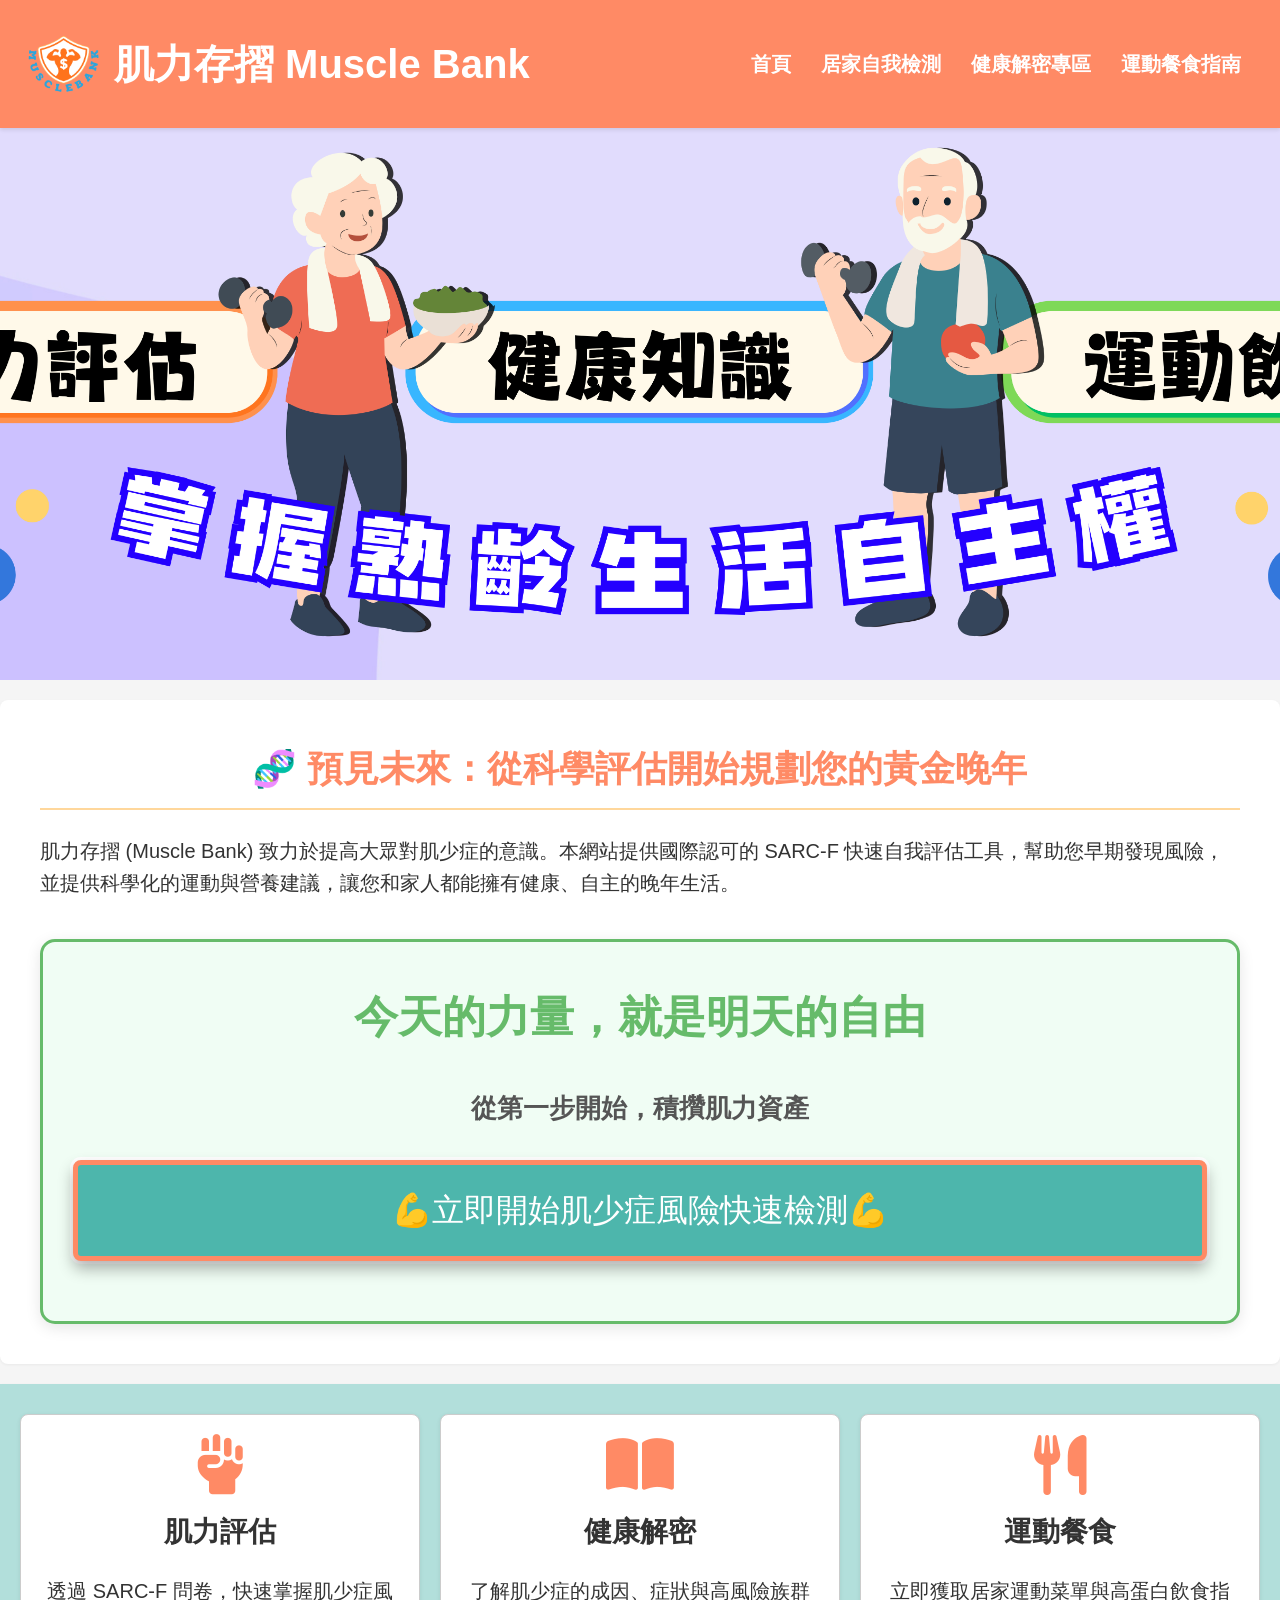
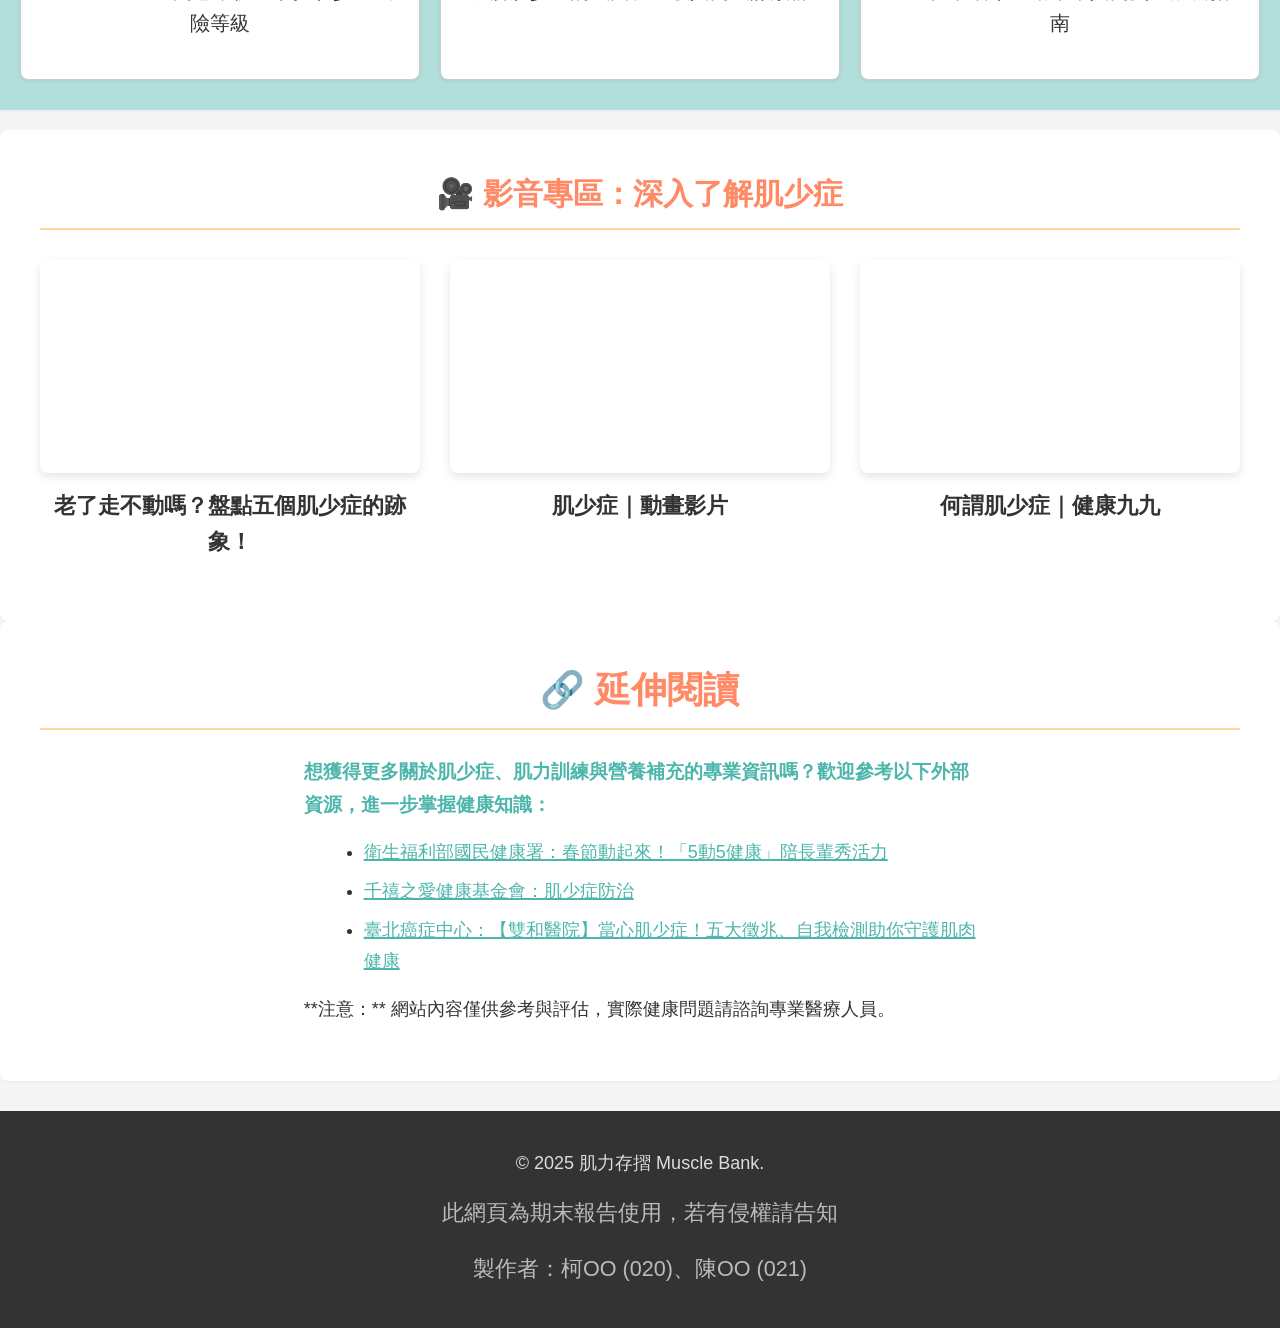
<file: index.html>
<!DOCTYPE html>
<html lang="zh-Hant">
<head>
    <meta charset="UTF-8">
    <meta name="viewport" content="width=device-width, initial-scale=1.0">
    <title>肌力存摺 Muscle Bank - 首頁</title>
    <link rel="stylesheet" href="style.css"> 
    <link rel="stylesheet" href="https://cdnjs.cloudflare.com/ajax/libs/font-awesome/6.5.1/css/all.min.css">
</head>
<body>
    
    <header>
        <div class="container header-content">
            <div class="logo-container">
                <img src="images/logo.png" alt="肌力存摺 Logo" class="header-logo-img"> 
                <h1><a href="index.html">肌力存摺 Muscle Bank</a></h1>
            </div>
            <nav>
                <ul>
                    <li><a href="index.html">首頁</a></li>
                    <li><a href="quiz.html">居家自我檢測</a></li>
                    <li><a href="knowledge.html">健康解密專區</a></li>
                    <li><a href="guidance.html">運動餐食指南</a></li>
                </ul>
            </nav>
        </div>
    </header>

    <main>
        
        <section class="hero-section"></section>

        <section class="content-section container" style="margin-top: 20px;"> 
            
            <h2 style="text-align: center; color: var(--color-primary);">🧬 預見未來：從科學評估開始規劃您的黃金晚年</h2>
            <p>肌力存摺 (Muscle Bank) 致力於提高大眾對肌少症的意識。本網站提供國際認可的 SARC-F 快速自我評估工具，幫助您早期發現風險，並提供科學化的運動與營養建議，讓您和家人都能擁有健康、自主的晚年生活。</p>
            
            <div class="highlight-cta-section">
                <h2>今天的力量，就是明天的自由</h2>
                <p>從第一步開始，積攢肌力資產</p>
                
                <a href="quiz.html" id="main-cta-button" class="start-button mega-cta">
                    💪立即開始肌少症風險快速檢測💪
                </a>
            </div>

        </section>
        
        <section class="icon-guidance-section content-section container">
            <div class="icon-cards" style="display: flex; justify-content: space-around; gap: 20px;">
                <div class="icon-card">
                    <a href="quiz.html" class="icon-link">
                        <i class="fas fa-hand-fist icon-large"></i> 
                        <h3>肌力評估</h3> 
                        <p>透過 SARC-F 問卷，快速掌握肌少症風險等級</p>
                    </a>
                </div>
                <div class="icon-card">
                    <a href="knowledge.html" class="icon-link">
                        <i class="fas fa-book-open icon-large"></i> 
                        <h3>健康解密</h3> 
                        <p>了解肌少症的成因、症狀與高風險族群</p>
                    </a>
                </div>
                <div class="icon-card">
                    <a href="guidance.html" class="icon-link">
                        <i class="fas fa-utensils icon-large"></i> 
                        <h3>運動餐食</h3> 
                        <p>立即獲取居家運動菜單與高蛋白飲食指南</p>
                    </a>
                </div>
            </div>
        </section>

        <section class="video-section container">
            <h2 class="video-section-title">🎥 影音專區：深入了解肌少症</h2>
            
            <div class="video-grid">
                
                <div class="video-item">
                    <div class="video-wrapper">
                        <iframe width="560" height="315" src="https://www.youtube.com/embed/r47Ue1kcy0U?si=YlmwYl3SFFD0ogI5" title="YouTube video player" frameborder="0" allow="accelerometer; autoplay; clipboard-write; encrypted-media; gyroscope; picture-in-picture; web-share" referrerpolicy="strict-origin-when-cross-origin" allowfullscreen></iframe>
                    </div>
                    <p class="video-caption">老了走不動嗎？盤點五個肌少症的跡象！</p>
                </div>

                <div class="video-item">
                    <div class="video-wrapper">
                        <iframe width="560" height="315" src="https://www.youtube.com/embed/FNrtE11IoHw?si=8PXBadcDPp6NOmvk" title="YouTube video player" frameborder="0" allow="accelerometer; autoplay; clipboard-write; encrypted-media; gyroscope; picture-in-picture; web-share" referrerpolicy="strict-origin-when-cross-origin" allowfullscreen></iframe>
                    </div>
                    <p class="video-caption">肌少症｜動畫影片</p>
                </div>

                <div class="video-item">
                    <div class="video-wrapper">
                        <iframe width="560" height="315" src="https://www.youtube.com/embed/Tvg4eTd5BA8?si=67gIoUvZMiAh_TAP" title="YouTube video player" frameborder="0" allow="accelerometer; autoplay; clipboard-write; encrypted-media; gyroscope; picture-in-picture; web-share" referrerpolicy="strict-origin-when-cross-origin" allowfullscreen></iframe>
                    </div>
                    <p class="video-caption">何謂肌少症｜健康九九</p>
                </div>
                </div>
        </section>
        
        <section class="content-section container">
            <h2 class="video-section-title">🔗 延伸閱讀</h2>

            <div class="prose">
                <p class="lead">
                    想獲得更多關於肌少症、肌力訓練與營養補充的專業資訊嗎？歡迎參考以下外部資源，進一步掌握健康知識：
                </p>
                <ul>
                    <li>
                        <a href="https://www.hpa.gov.tw/Pages/Detail.aspx?nodeid=4878&pid=18778" target="_blank" rel="noopener noreferrer">衛生福利部國民健康署：春節動起來！「5動5健康」陪長輩秀活力</a>
                    </li>
                    <li>
                        <a href="https://www.1000-love.org.tw/contents/views?id=75" target="_blank" rel="noopener noreferrer">千禧之愛健康基金會：肌少症防治</a>
                    </li>
                    <li>
                        <a href="https://www.cancertaipei.tw/news/%E3%80%90%E9%9B%99%E5%92%8C%E9%86%AB%E9%99%A2%E3%80%91%E7%95%B6%E5%BF%83%E8%82%8C%E5%B0%91%E7%97%87%EF%BC%81%E4%BA%94%E5%A4%A7%E5%BE%B5%E5%85%86%E3%80%81%E8%87%AA%E6%88%91%E6%AA%A2%E6%B8%AC%E5%8A%A9/" target="_blank" rel="noopener noreferrer">臺北癌症中心：【雙和醫院】當心肌少症！五大徵兆、自我檢測助你守護肌肉健康</a>
                    </li>
                </ul>
                <p>
                    **注意：** 網站內容僅供參考與評估，實際健康問題請諮詢專業醫療人員。
                </p>
            </div>
        </section>
        </main>

    <button id="back-to-top" title="回到頂部">TOP</button>

    <footer>
        <div class="container">
            <p>&copy; 2025 肌力存摺 Muscle Bank.</p>
            <p style="margin-top: 10px; font-size: 1.2em; color: #BBB;">
                此網頁為期末報告使用，若有侵權請告知
            </p>
            <p style="font-size: 1.2em; color: #BBB;">
                製作者：柯OO (020)、陳OO (021)
            </p>
        </div>
    </footer>
    
    <script src="script.js"></script>
    
</body>
</html>
</file>
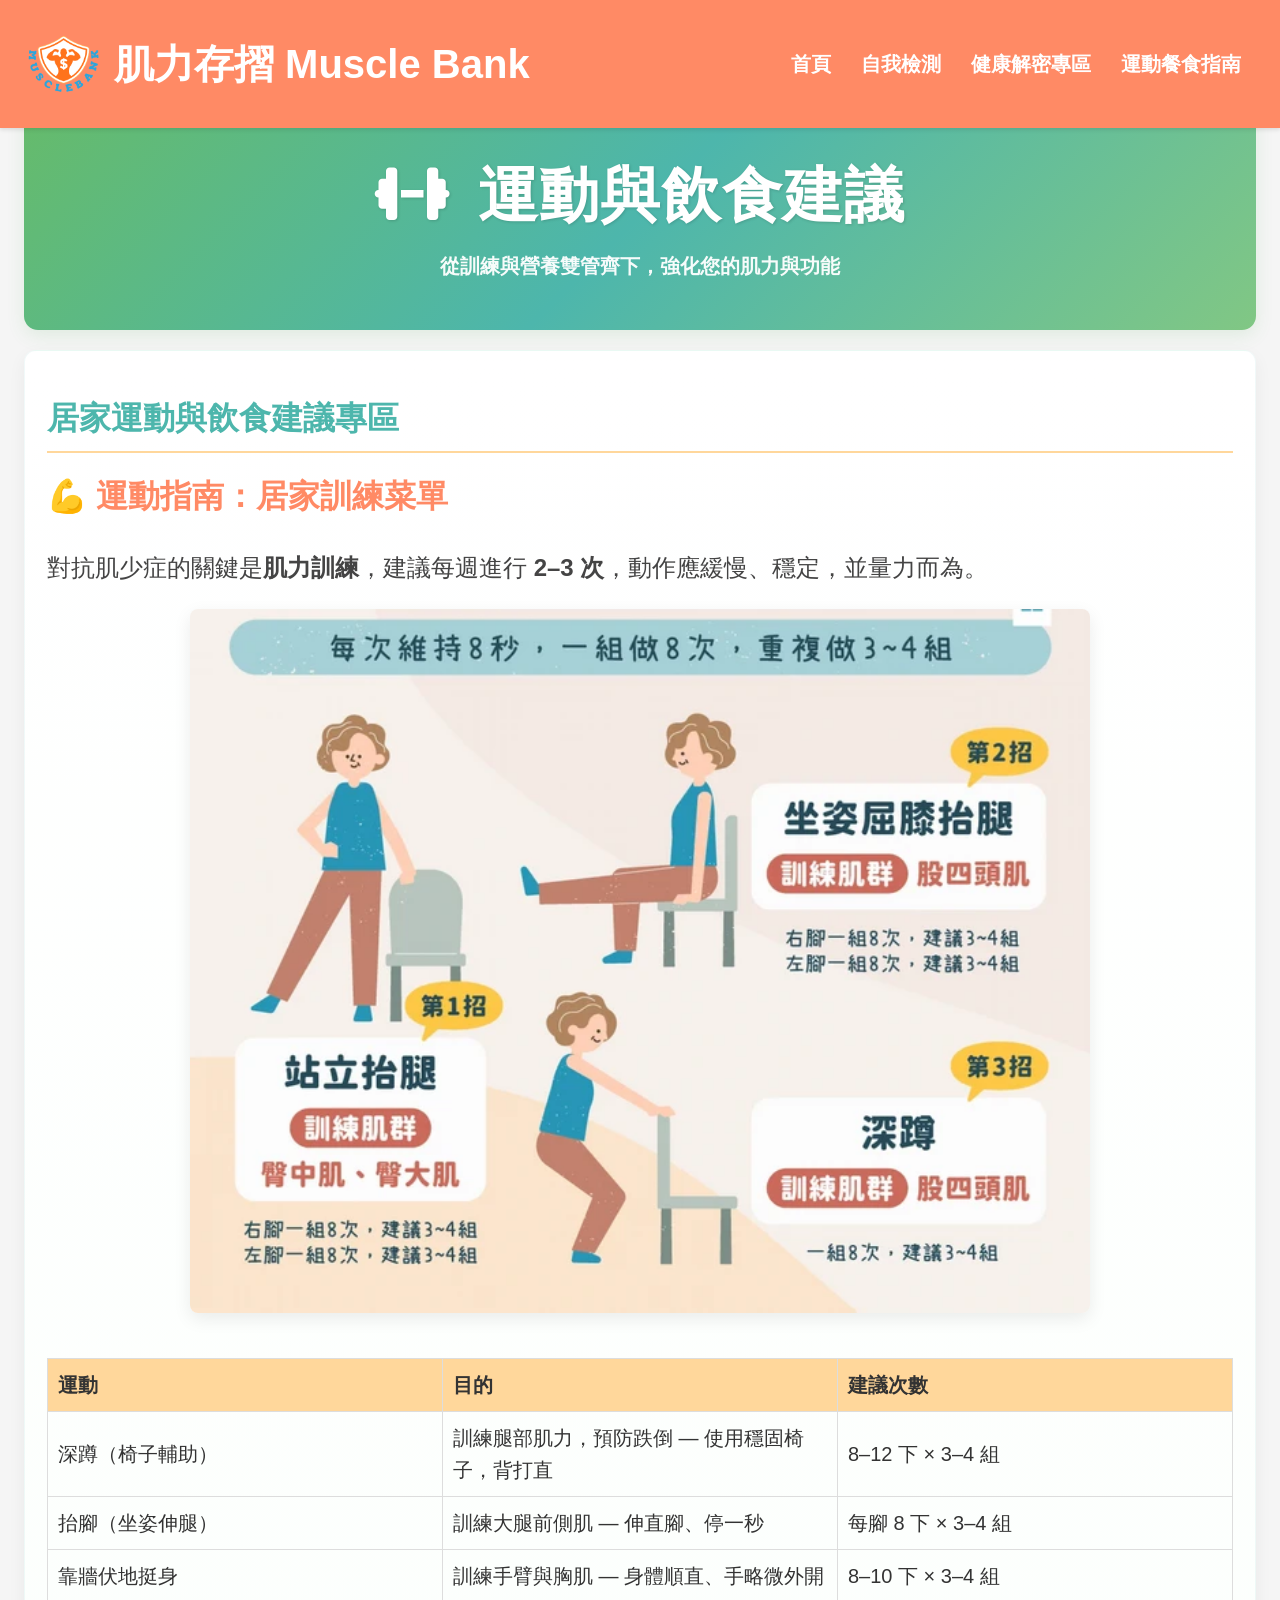
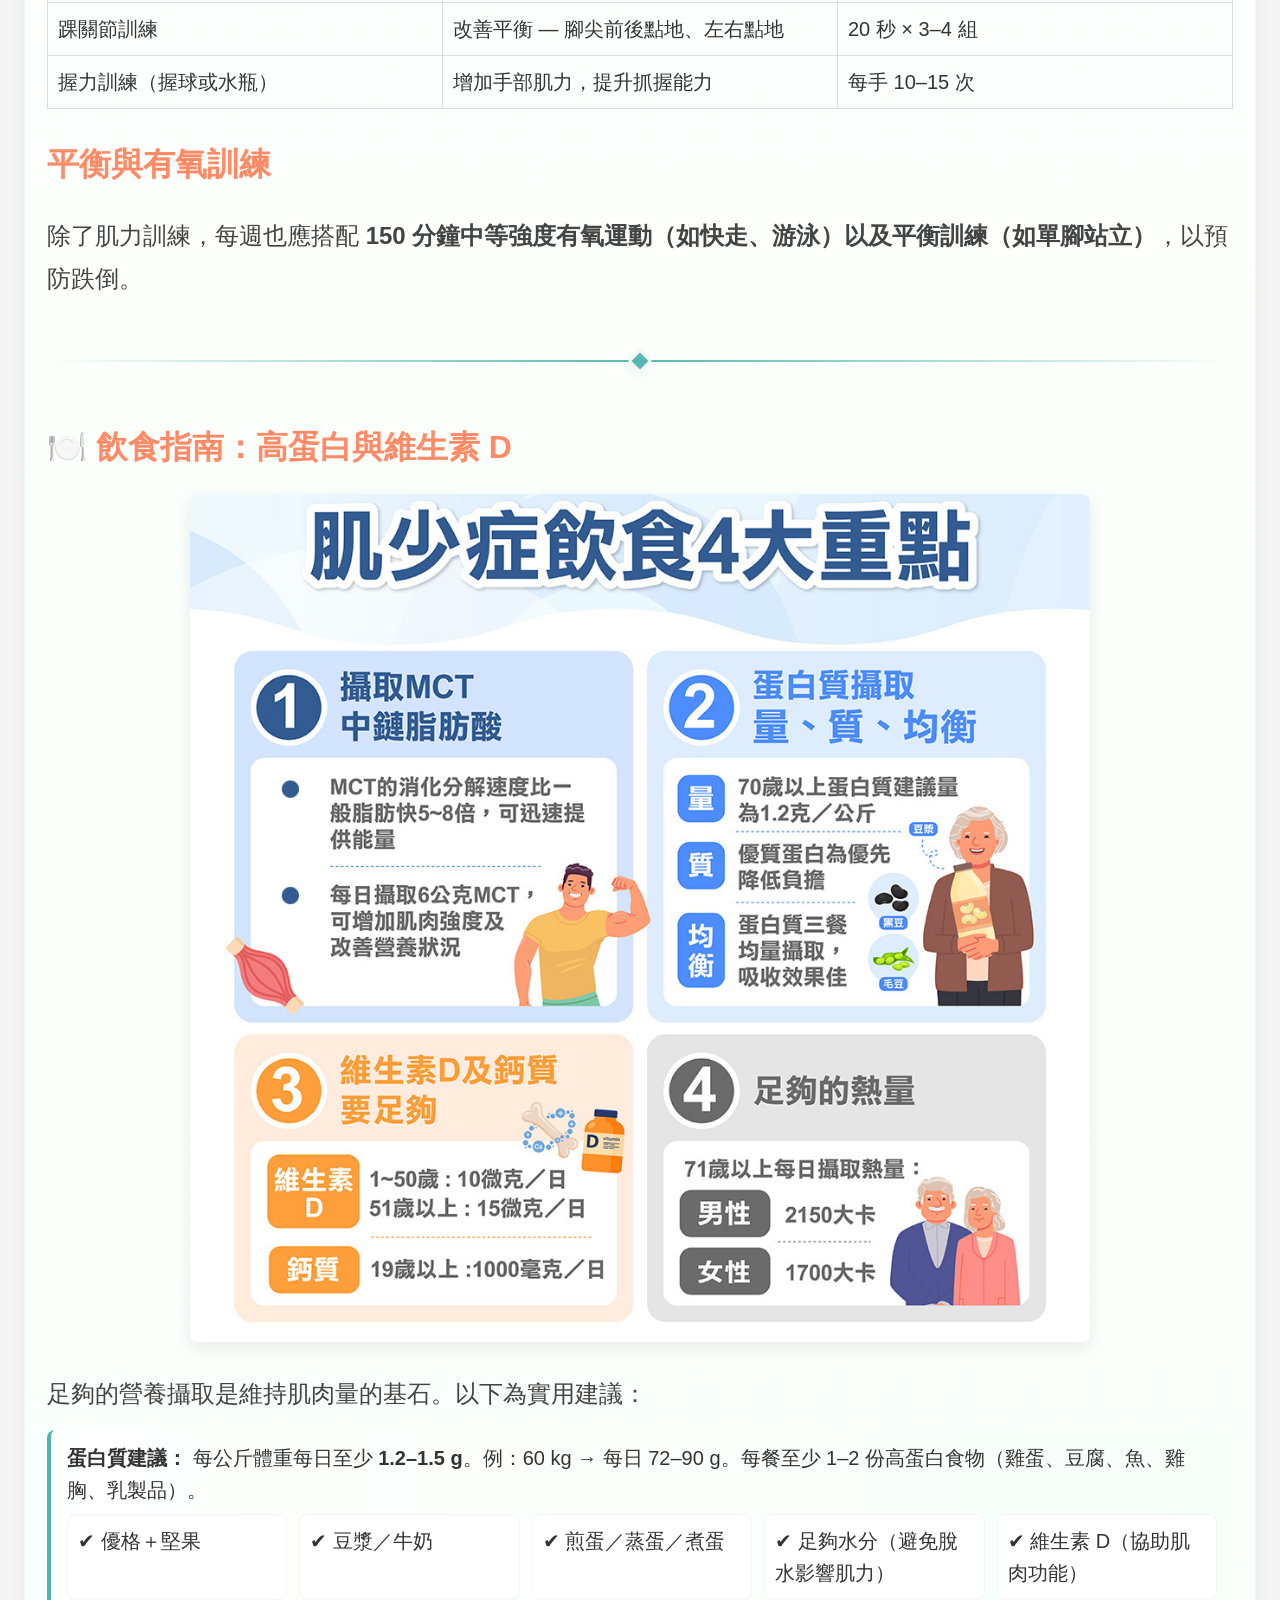
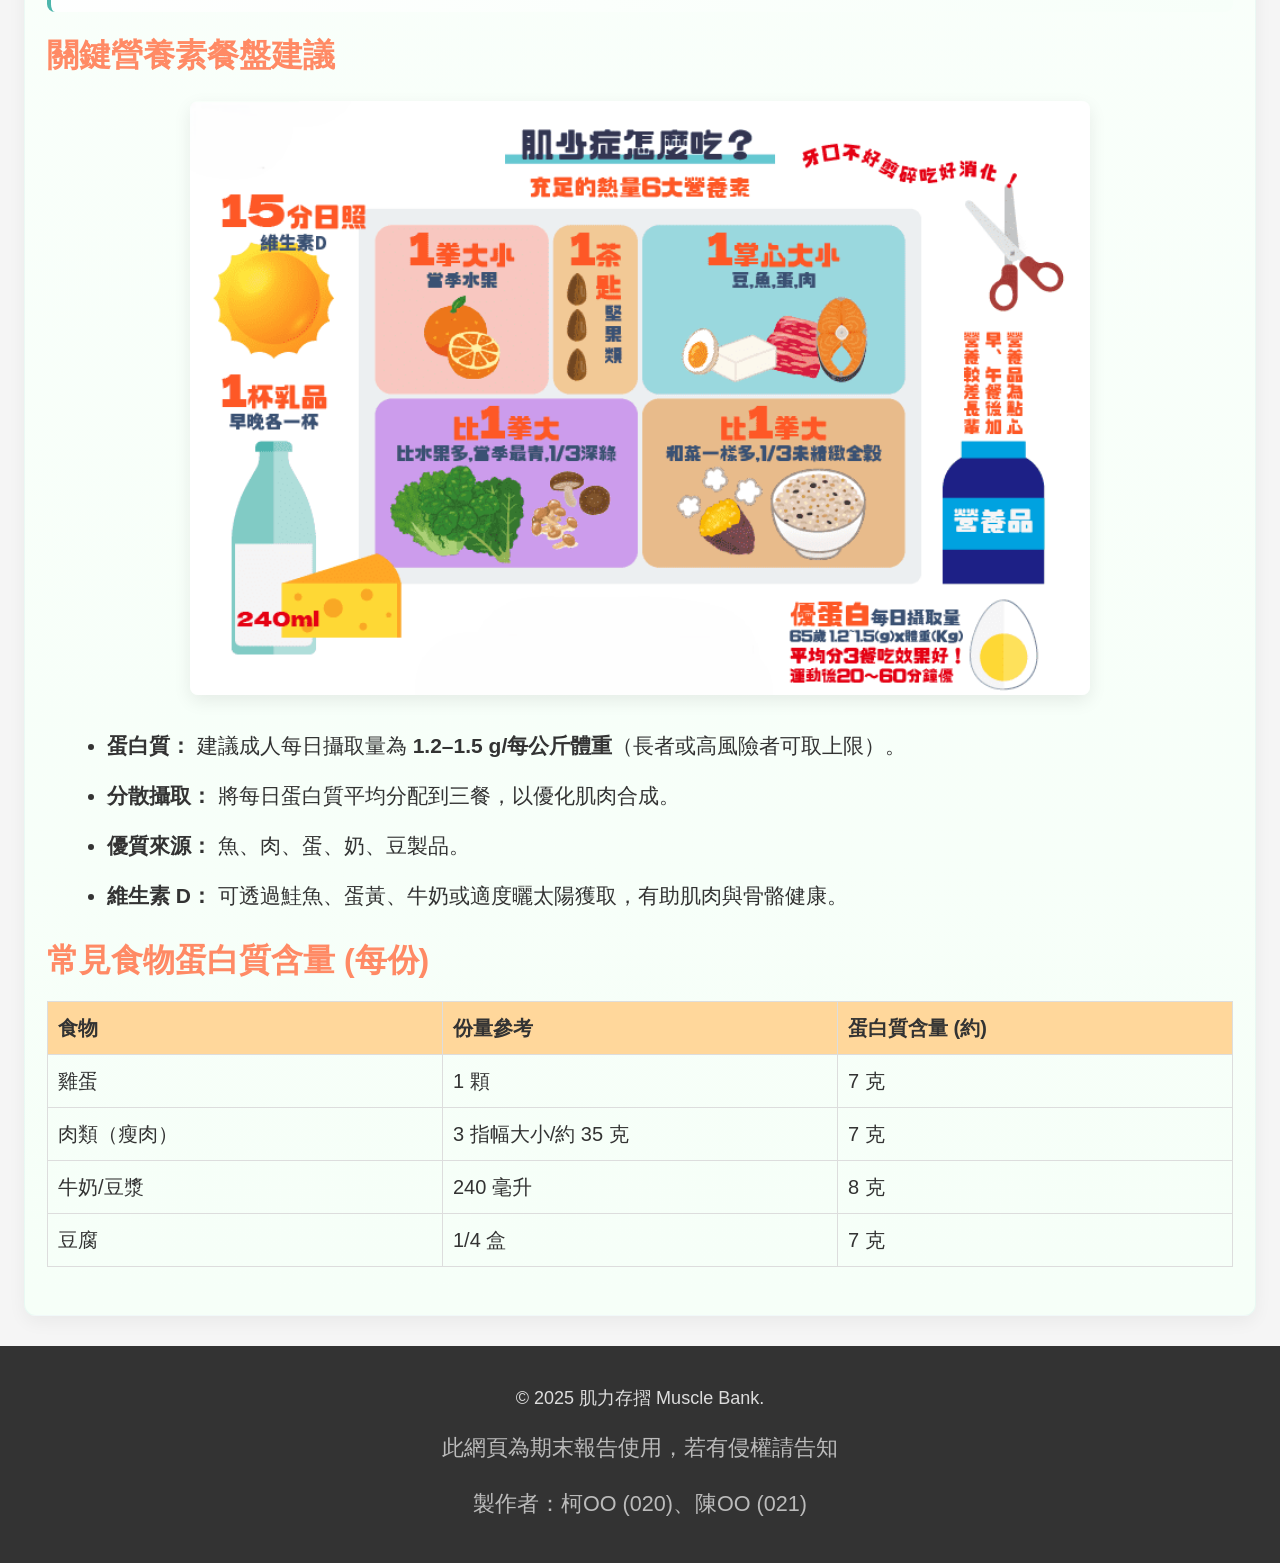
<file: guidance.html>
<!DOCTYPE html>
<html lang="zh-Hant">
<head>
    <meta charset="UTF-8">
    <meta name="viewport" content="width=device-width, initial-scale=1.0">
    <title>肌力存摺 Muscle Bank - 運動餐食指南</title>
    <link rel="stylesheet" href="style.css"> 
    <link rel="stylesheet" href="https://cdnjs.cloudflare.com/ajax/libs/font-awesome/6.5.1/css/all.min.css">
</head>
<body>
    
    <header>
        <div class="container header-content">
            <div class="logo-container">
                <img src="images/logo.png" alt="肌力存摺 Logo" class="header-logo-img"> 
                <h1><a href="index.html">肌力存摺 Muscle Bank</a></h1>
            </div>
            <nav>
                <ul>
                    <li><a href="index.html">首頁</a></li>
                    <li><a href="quiz.html">自我檢測</a></li>
                    <li><a href="knowledge.html">健康解密專區</a></li>
                    <li><a href="guidance.html">運動餐食指南</a></li>
                </ul>
            </nav>
        </div>
    </header>

    <main class="container">
        <div class="page-hero page-hero--green" role="banner" aria-label="運動與飲食橫幅">
            <h1 class="main-title"><i class="fas fa-dumbbell"></i> 運動與飲食建議</h1>
            <p>從訓練與營養雙管齊下，強化您的肌力與功能</p>
        </div>

        <section id="guidance" class="content-section knowledge-card">
            <p class="page-motto"></p>
            <h2>居家運動與飲食建議專區</h2>
            
            <div class="guidance-item">
                <h3>💪 運動指南：居家訓練菜單</h3>
                <p>對抗肌少症的關鍵是<strong>肌力訓練</strong>，建議每週進行<strong> 2–3 次</strong>，動作應緩慢、穩定，並量力而為。</p>

                <div class="guidance-figure" style="text-align: center; margin-top: 20px; margin-bottom: 30px;"><img src="images/exercise_guide.png" alt="運動示意圖"></div>
                <div class="guidance-grid">
                    <div class="guidance-table">
                        <div class="table-wrapper">
                            <table>
                                <thead>
                                    <tr>
                                        <th>運動</th>
                                        <th>目的</th>
                                        <th>建議次數</th>
                                    </tr>
                                </thead>
                                <tbody>
                                    <tr>
                                        <td>深蹲（椅子輔助）</td>
                                        <td>訓練腿部肌力，預防跌倒 — 使用穩固椅子，背打直</td>
                                        <td>8–12 下 × 3–4 組</td>
                                    </tr>
                                    <tr>
                                        <td>抬腳（坐姿伸腿）</td>
                                        <td>訓練大腿前側肌 — 伸直腳、停一秒</td>
                                        <td>每腳 8 下 × 3–4 組</td>
                                    </tr>
                                    <tr>
                                        <td>靠牆伏地挺身</td>
                                        <td>訓練手臂與胸肌 — 身體順直、手略微外開</td>
                                        <td>8–10 下 × 3–4 組</td>
                                    </tr>
                                    <tr>
                                        <td>踝關節訓練</td>
                                        <td>改善平衡 — 腳尖前後點地、左右點地</td>
                                        <td>20 秒 × 3–4 組</td>
                                    </tr>
                                    <tr>
                                        <td>握力訓練（握球或水瓶）</td>
                                        <td>增加手部肌力，提升抓握能力</td>
                                        <td>每手 10–15 次</td>
                                    </tr>
                                </tbody>
                            </table>
                        </div>
                    </div>
                </div>
                
                <h3 style="margin-top: 30px;">平衡與有氧訓練</h3>
                <p>除了肌力訓練，每週也應搭配 <strong>150 分鐘中等強度有氧運動（如快走、游泳）<strong>以及</strong>平衡訓練（如單腳站立）</strong>，以預防跌倒。</p>
            </div>

            <div class="section-divider" role="separator" aria-label="章節分隔"></div>
            
            <div class="guidance-item">
                <h3>🍽️ 飲食指南：高蛋白與維生素 D</h3>
                
                <div class="guidance-figure" style="text-align: center; margin-top: 20px; margin-bottom: 30px;">
                    <img src="images/diet_guide.png" alt="飲食示意圖" style="width: 100%; max-width: 100%;">
                </div>
                <p>足夠的營養攝取是維持肌肉量的基石。以下為實用建議：</p>

                <div class="nutrition-callout">
                    <strong>蛋白質建議：</strong> 每公斤體重每日至少 <strong>1.2–1.5 g</strong>。例：60 kg → 每日 72–90 g。每餐至少 1–2 份高蛋白食物（雞蛋、豆腐、魚、雞胸、乳製品）。
                    <div class="nutrition-list" style="margin-top:8px;">
                        <div class="item">✔ 優格＋堅果</div>
                        <div class="item">✔ 豆漿／牛奶</div>
                        <div class="item">✔ 煎蛋／蒸蛋／煮蛋</div>
                        <div class="item">✔ 足夠水分（避免脫水影響肌力）</div>
                        <div class="item">✔ 維生素 D（協助肌肉功能）</div>
                    </div>
                </div>

                <h3>關鍵營養素餐盤建議</h3>
                <div class="guidance-figure" style="text-align: center; margin-top: 20px; margin-bottom: 30px;">
                    <img src="images/diet_demo.png" alt="飲食示意圖" style="width: 100%; max-width: 100%;">
                </div>
                <ul>
                    <li><strong>蛋白質：</strong> 建議成人每日攝取量為 <strong>1.2–1.5 g/每公斤體重</strong>（長者或高風險者可取上限）。</li>
                    <li><strong>分散攝取：</strong> 將每日蛋白質平均分配到三餐，以優化肌肉合成。</li>
                    <li><strong>優質來源：</strong> 魚、肉、蛋、奶、豆製品。</li>
                    <li><strong>維生素 D：</strong> 可透過鮭魚、蛋黃、牛奶或適度曬太陽獲取，有助肌肉與骨骼健康。</li>
                </ul>

                <h3>常見食物蛋白質含量 (每份)</h3>
                <table>
                    <thead>
                        <tr>
                            <th>食物</th>
                            <th>份量參考</th>
                            <th>蛋白質含量 (約)</th>
                        </tr>
                    </thead>
                    <tbody>
                        <tr><td>雞蛋</td><td>1 顆</td><td>7 克</td></tr>
                        <tr><td>肉類（瘦肉）</td><td>3 指幅大小/約 35 克</td><td>7 克</td></tr>
                        <tr><td>牛奶/豆漿</td><td>240 毫升</td><td>8 克</td></tr>
                        <tr><td>豆腐</td><td>1/4 盒</td><td>7 克</td></tr>
                    </tbody>
                </table>
            </div>
            
        </section>
    </main>

    <button id="back-to-top" title="回到頂部">TOP</button>

    <footer>
       <div class="container">
            <p>&copy; 2025 肌力存摺 Muscle Bank.</p>
            <p style="margin-top: 10px; font-size: 1.2em; color: #BBB;">
                此網頁為期末報告使用，若有侵權請告知
            </p>
            <p style="font-size: 1.2em; color: #BBB;">
                製作者：柯OO (020)、陳OO (021)
            </p>
        </div>
    </footer>
    
    <script src="script.js"></script>

</body>
</html>
</file>
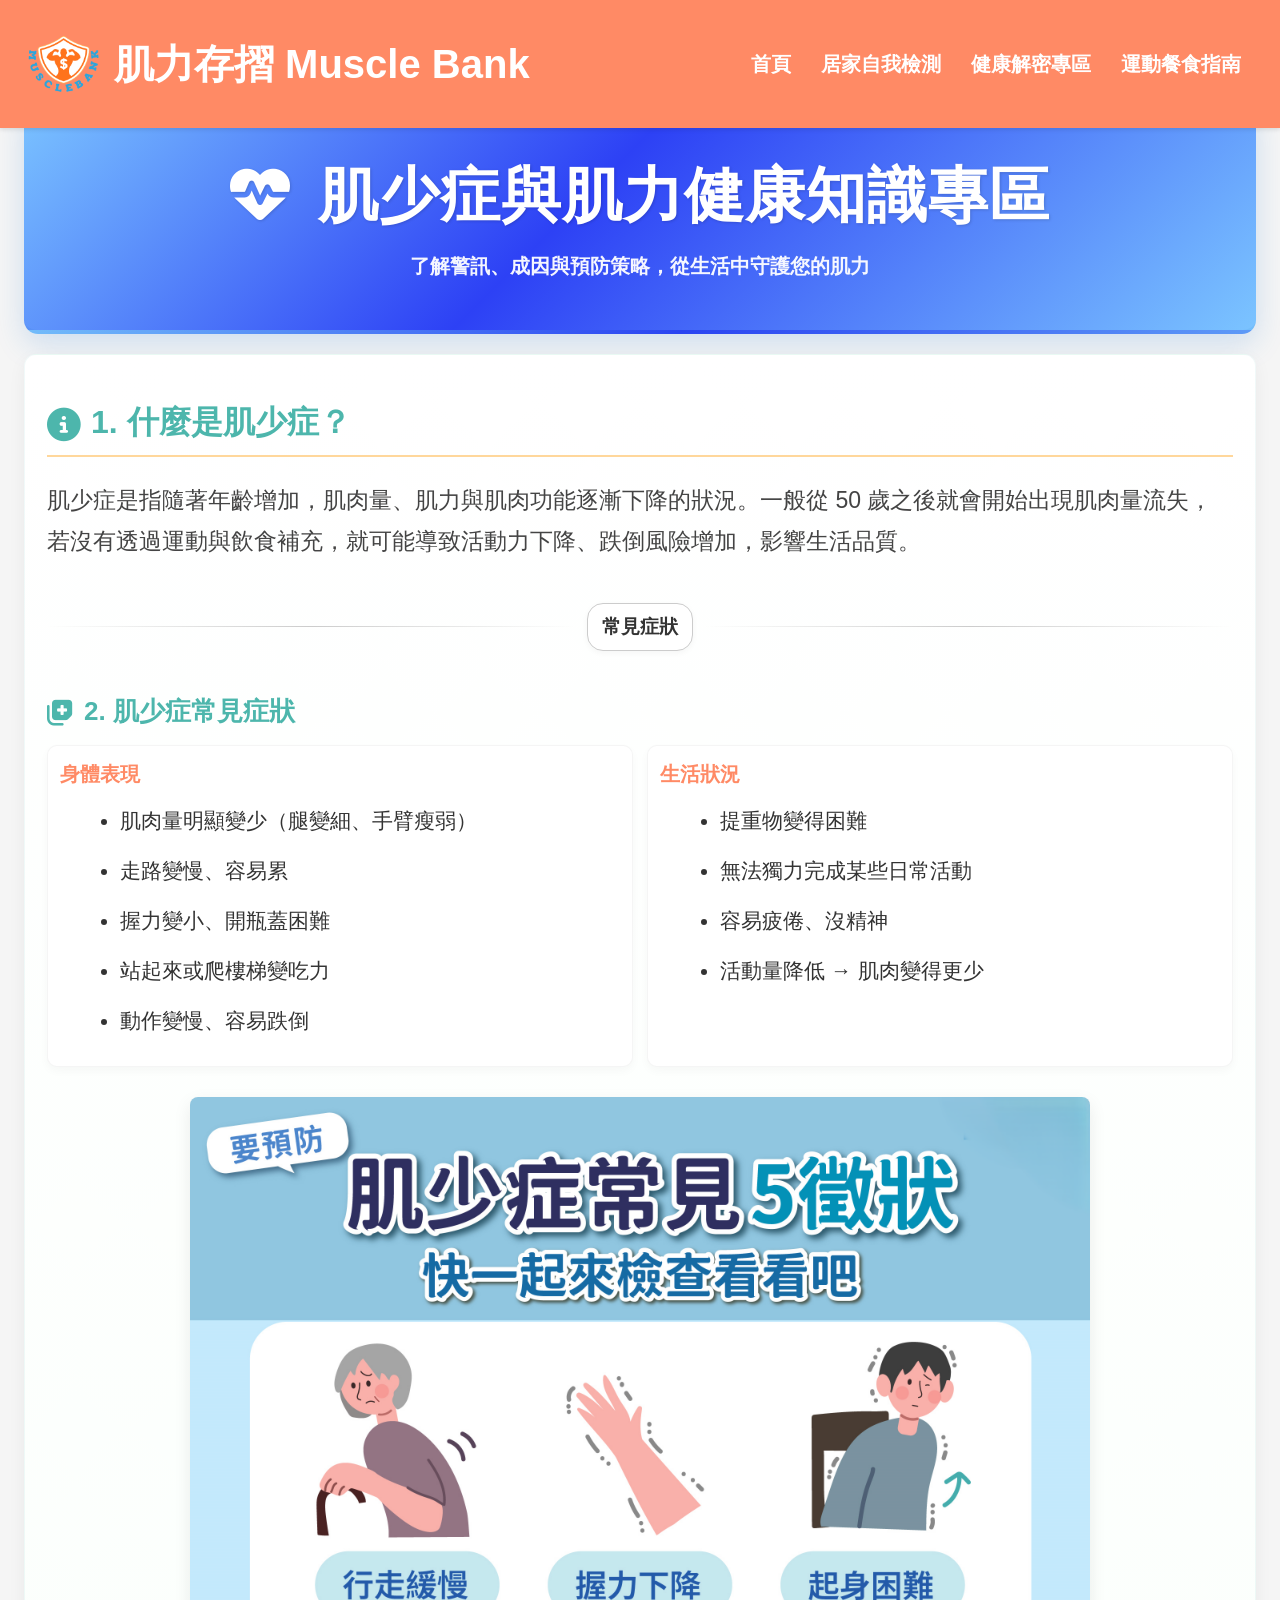
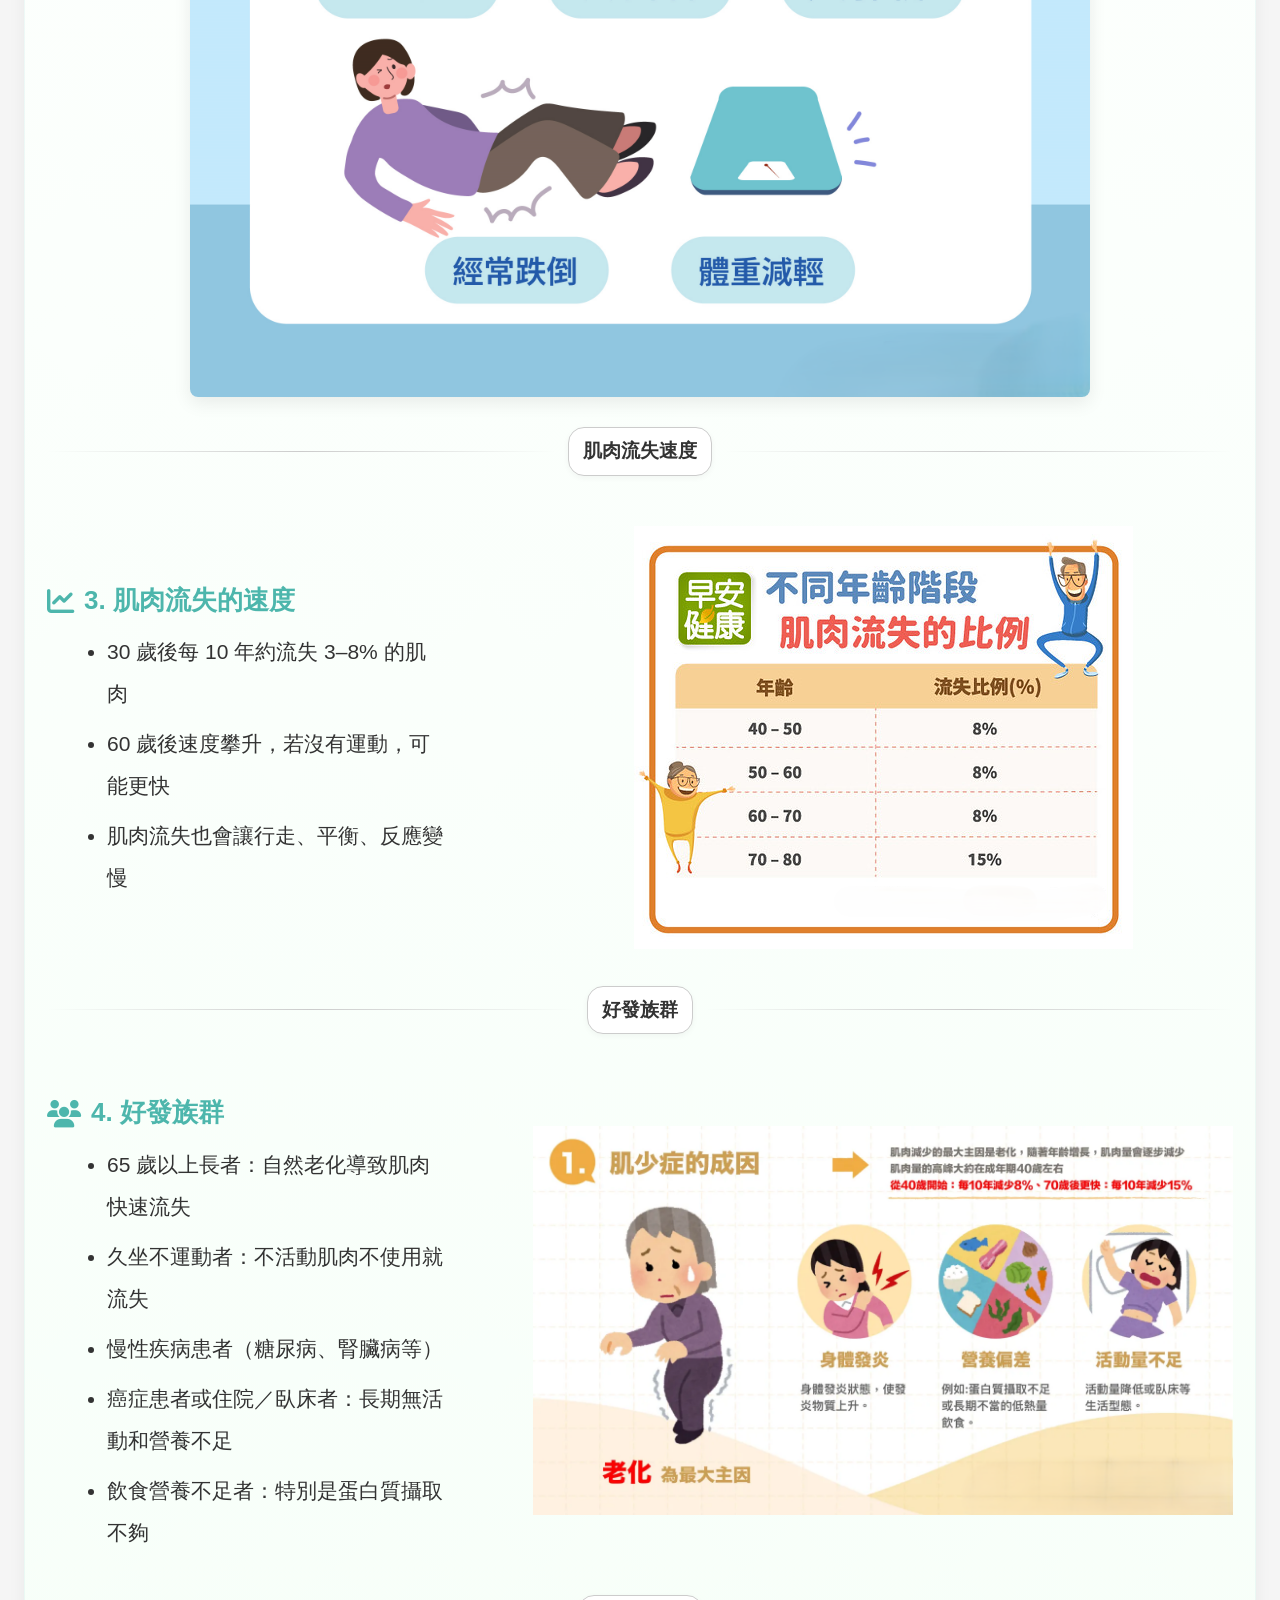
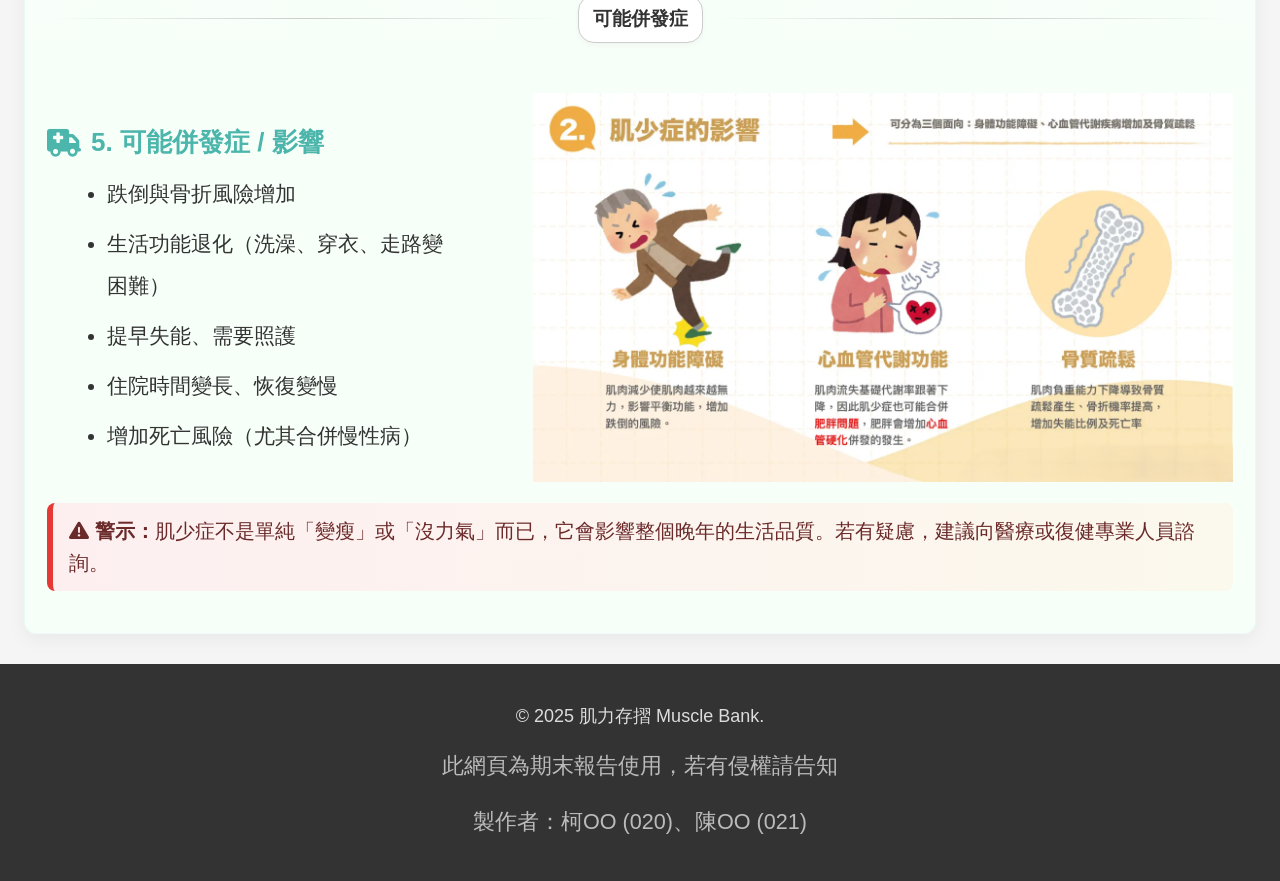
<file: knowledge.html>
<!DOCTYPE html>
<html lang="zh-Hant">
<head>
    <meta charset="UTF-8">
    <meta name="viewport" content="width=device-width, initial-scale=1.0">
    <title>肌力存摺 Muscle Bank - 健康解密專區</title>
    <link rel="stylesheet" href="style.css"> 
    <link rel="stylesheet" href="https://cdnjs.cloudflare.com/ajax/libs/font-awesome/6.5.1/css/all.min.css">
</head>
<body>
    
    <header>
        <div class="container header-content">
            <div class="logo-container">
                <img src="images/logo.png" alt="肌力存摺 Logo" class="header-logo-img"> 
                <h1><a href="index.html">肌力存摺 Muscle Bank</a></h1>
            </div>
            <nav>
                <ul>
                    <li><a href="index.html">首頁</a></li>
                    <li><a href="quiz.html">居家自我檢測</a></li>
                    <li><a href="knowledge.html">健康解密專區</a></li>
                    <li><a href="guidance.html">運動餐食指南</a></li>
                </ul>
            </nav>
        </div>
    </header>

    <main class="container">

        <div class="page-hero page-hero--blue" role="banner" aria-label="知識專區橫幅">
            <h1 class="main-title"><i class="fas fa-heart-pulse"></i> 肌少症與肌力健康知識專區</h1>
            <p>了解警訊、成因與預防策略，從生活中守護您的肌力</p>
        </div>

        <section id="knowledge" class="content-section knowledge-card">
            <p class="page-motto"></p>

            <h2><i class="fas fa-info-circle"></i>1. 什麼是肌少症？</h2>
            <p>肌少症是指隨著年齡增加，肌肉量、肌力與肌肉功能逐漸下降的狀況。一般從 50 歲之後就會開始出現肌肉量流失，若沒有透過運動與飲食補充，就可能導致活動力下降、跌倒風險增加，影響生活品質。</p>

            <div class="divider-with-text"><span>常見症狀</span></div>
            
            <h3><i class="fas fa-notes-medical"></i>2. 肌少症常見症狀</h3>
            
            <div class="key-points">
                <div class="key-point">
                    <strong>身體表現</strong>
                    <ul>
                        <li>肌肉量明顯變少（腿變細、手臂瘦弱）</li>
                        <li>走路變慢、容易累</li>
                        <li>握力變小、開瓶蓋困難</li>
                        <li>站起來或爬樓梯變吃力</li>
                        <li>動作變慢、容易跌倒</li>
                    </ul>
                </div>
                <div class="key-point">
                    <strong>生活狀況</strong>
                    <ul>
                        <li>提重物變得困難</li>
                        <li>無法獨力完成某些日常活動</li>
                        <li>容易疲倦、沒精神</li>
                        <li>活動量降低 → 肌肉變得更少</li>
                    </ul>
                </div>
            </div>
            <figure class="guidance-figure" style="margin-top: 30px; margin-bottom: 30px;">
                <img src="images/sarcopenia-symptoms.png" alt="肌少症常見症狀示意圖">
          
            </figure>
            <div class="divider-with-text" style="margin-top:28px;"><span>肌肉流失速度</span></div>

            <div class="assessment-layout wide-image-layout" style="align-items: center; margin-top: 20px;">
                
                <div class="assessment-content"> <h3><i class="fas fa-chart-line"></i>3. 肌肉流失的速度</h3> 
                    <ul>
                        <li>30 歲後每 10 年約流失 3–8% 的肌肉</li>
                        <li>60 歲後速度攀升，若沒有運動，可能更快</li>
                        <li>肌肉流失也會讓行走、平衡、反應變慢</li>
                    </ul>
                </div>

                <div class="assessment-image"> <img src="images/muscle-loss-rate.png" alt="肌肉隨年齡流失速度圖表">
           
                </div>

            </div>
            <div class="divider-with-text" style="margin-top:28px;"><span>好發族群</span></div>

            <div class="assessment-layout wide-image-layout" style="align-items: center; margin-top: 20px;">
                
                <div class="assessment-content"> <h3><i class="fas fa-users"></i>4. 好發族群</h3> 
                    <ul>
                        <li>65 歲以上長者：自然老化導致肌肉快速流失</li>
                        <li>久坐不運動者：不活動肌肉不使用就流失</li>
                        <li>慢性疾病患者（糖尿病、腎臟病等）</li>
                        <li>癌症患者或住院／臥床者：長期無活動和營養不足</li>
                        <li>飲食營養不足者：特別是蛋白質攝取不夠</li>
                    </ul>
                </div>

                <div class="assessment-image"> <img src="images/sarcopenia-risk-groups.png" alt="肌少症好發族群示意圖">
         
                </div>

            </div>
            <div class="divider-with-text" style="margin-top:28px;"><span>可能併發症</span></div>

            <div class="assessment-layout wide-image-layout" style="align-items: center; margin-top: 20px;">
                
                <div class="assessment-content"> <h3><i class="fas fa-ambulance"></i>5. 可能併發症 / 影響</h3> 
                    <ul>
                        <li>跌倒與骨折風險增加</li>
                        <li>生活功能退化（洗澡、穿衣、走路變困難）</li>
                        <li>提早失能、需要照護</li>
                        <li>住院時間變長、恢復變慢</li>
                        <li>增加死亡風險（尤其合併慢性病）</li>
                    </ul>
                </div>

                <div class="assessment-image"> <img src="images/sarcopenia-complications.png" alt="肌少症可能併發症示意圖">
          
                </div>

            </div>
            <div class="callout-warning"><i class="fas fa-exclamation-triangle"></i> <strong>警示：</strong>肌少症不是單純「變瘦」或「沒力氣」而已，它會影響整個晚年的生活品質。若有疑慮，建議向醫療或復健專業人員諮詢。</div>

        </section>

    </main>

    <button id="back-to-top" title="回到頂部">TOP</button>

    <footer>
           <div class="container">
             <p>&copy; 2025 肌力存摺 Muscle Bank.</p>
             <p style="margin-top: 10px; font-size: 1.2em; color: #BBB;">
                 此網頁為期末報告使用，若有侵權請告知
             </p>
             <p style="font-size: 1.2em; color: #BBB;">
                 製作者：柯OO (020)、陳OO (021)
             </p>
         </div>
    </footer>
    
    
    <script src="script.js"></script>

</body>
</html>
</file>
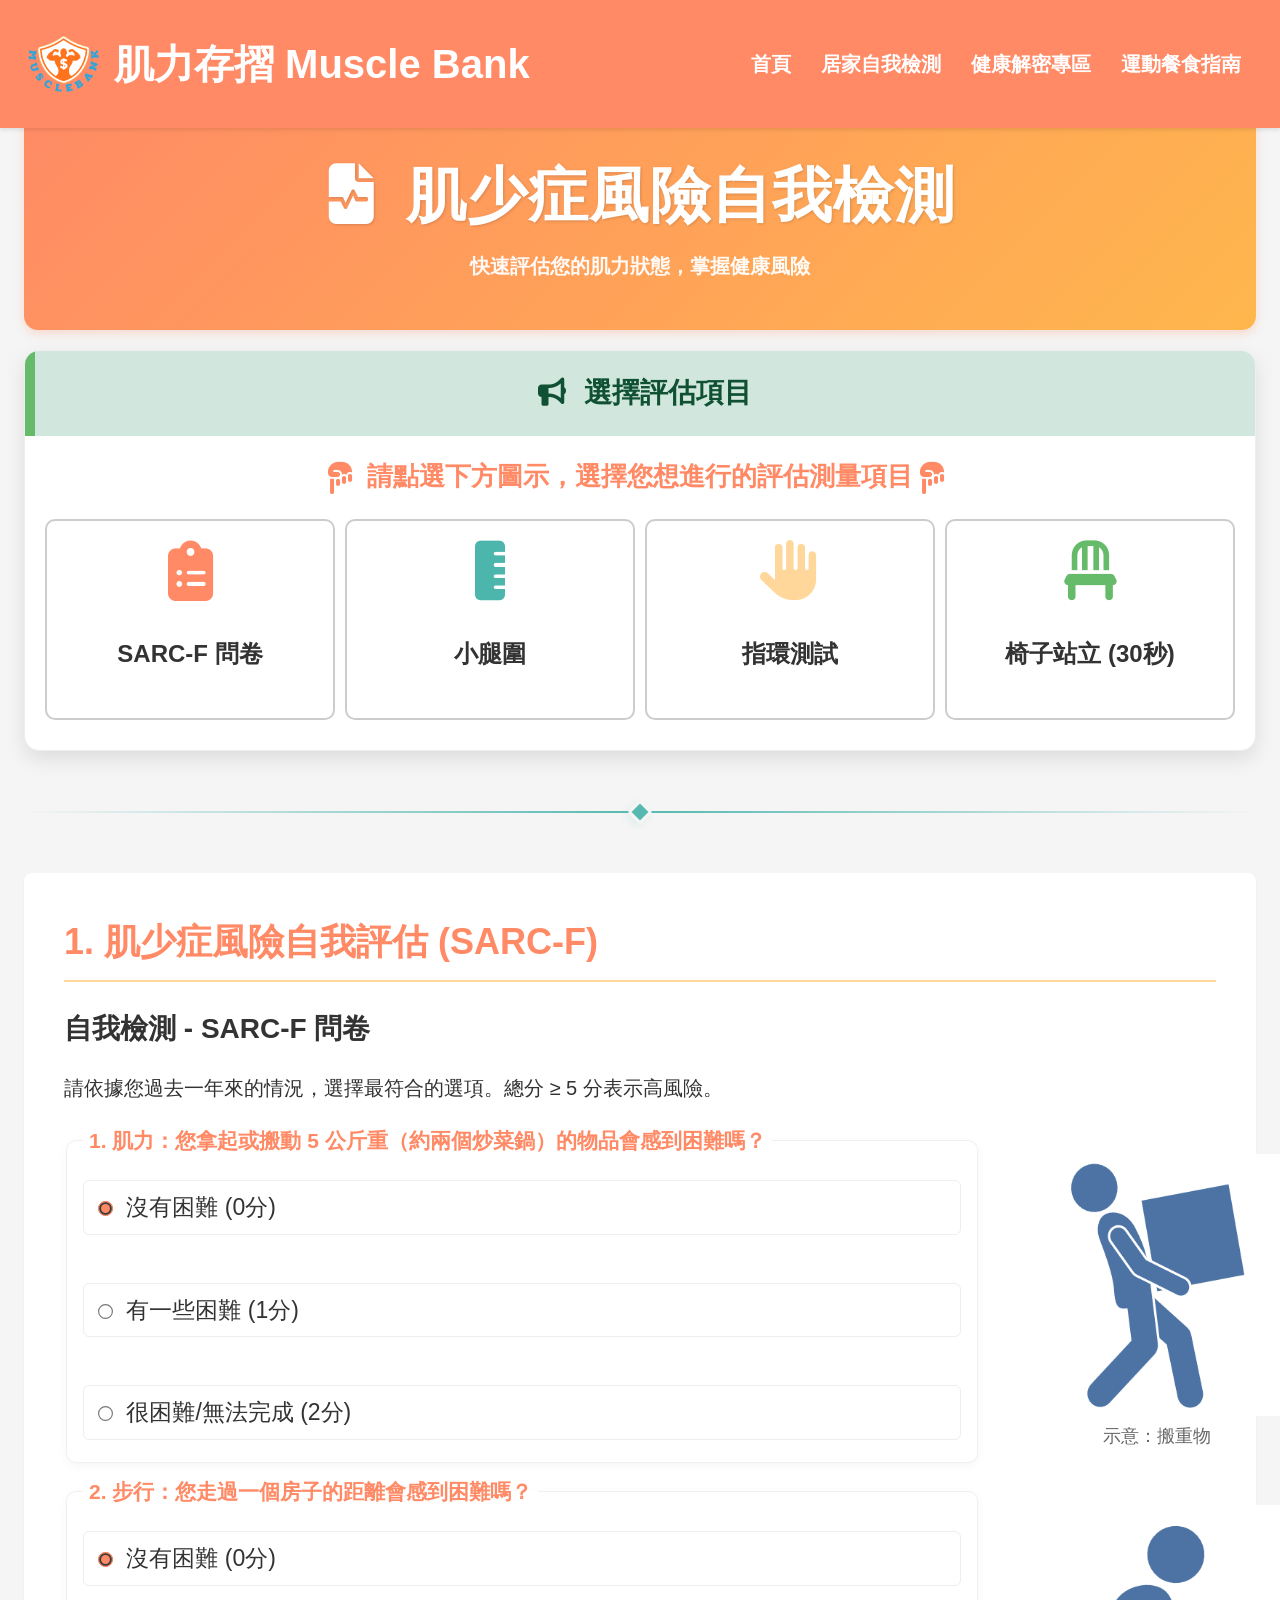
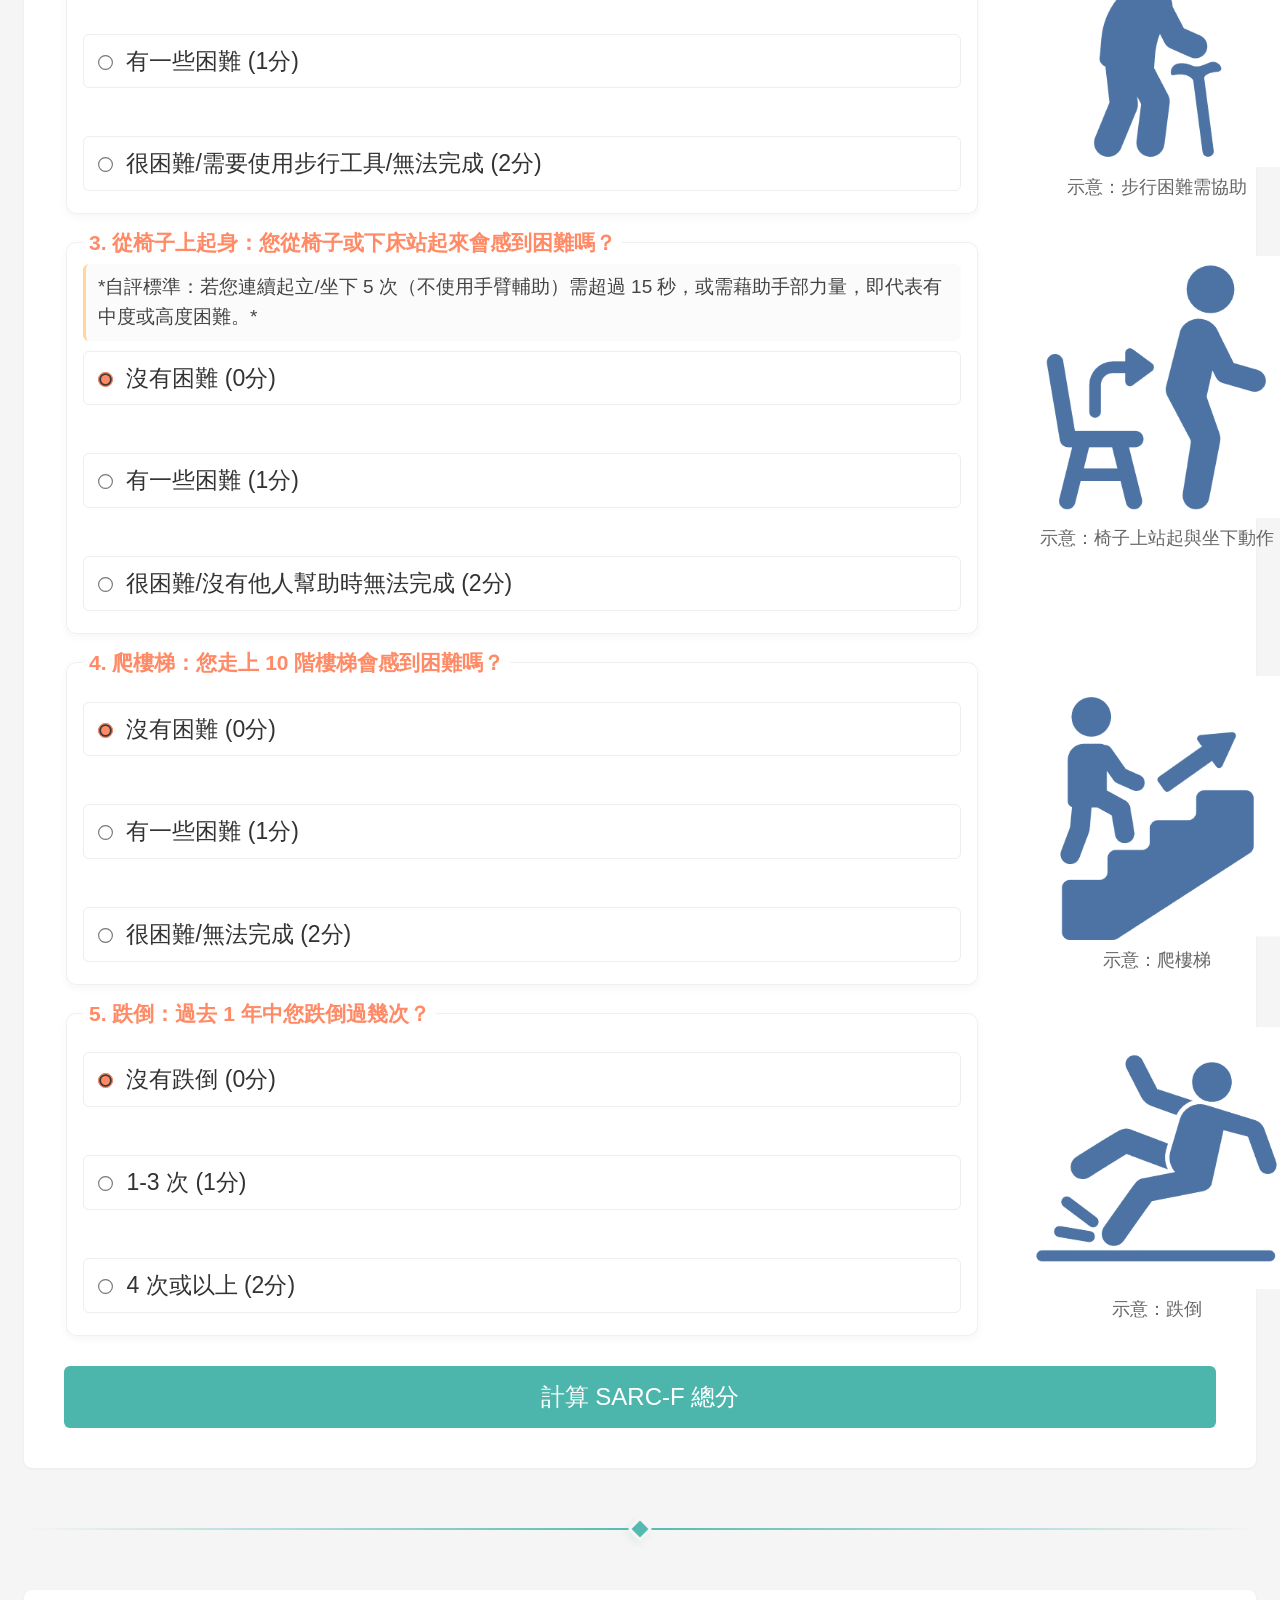
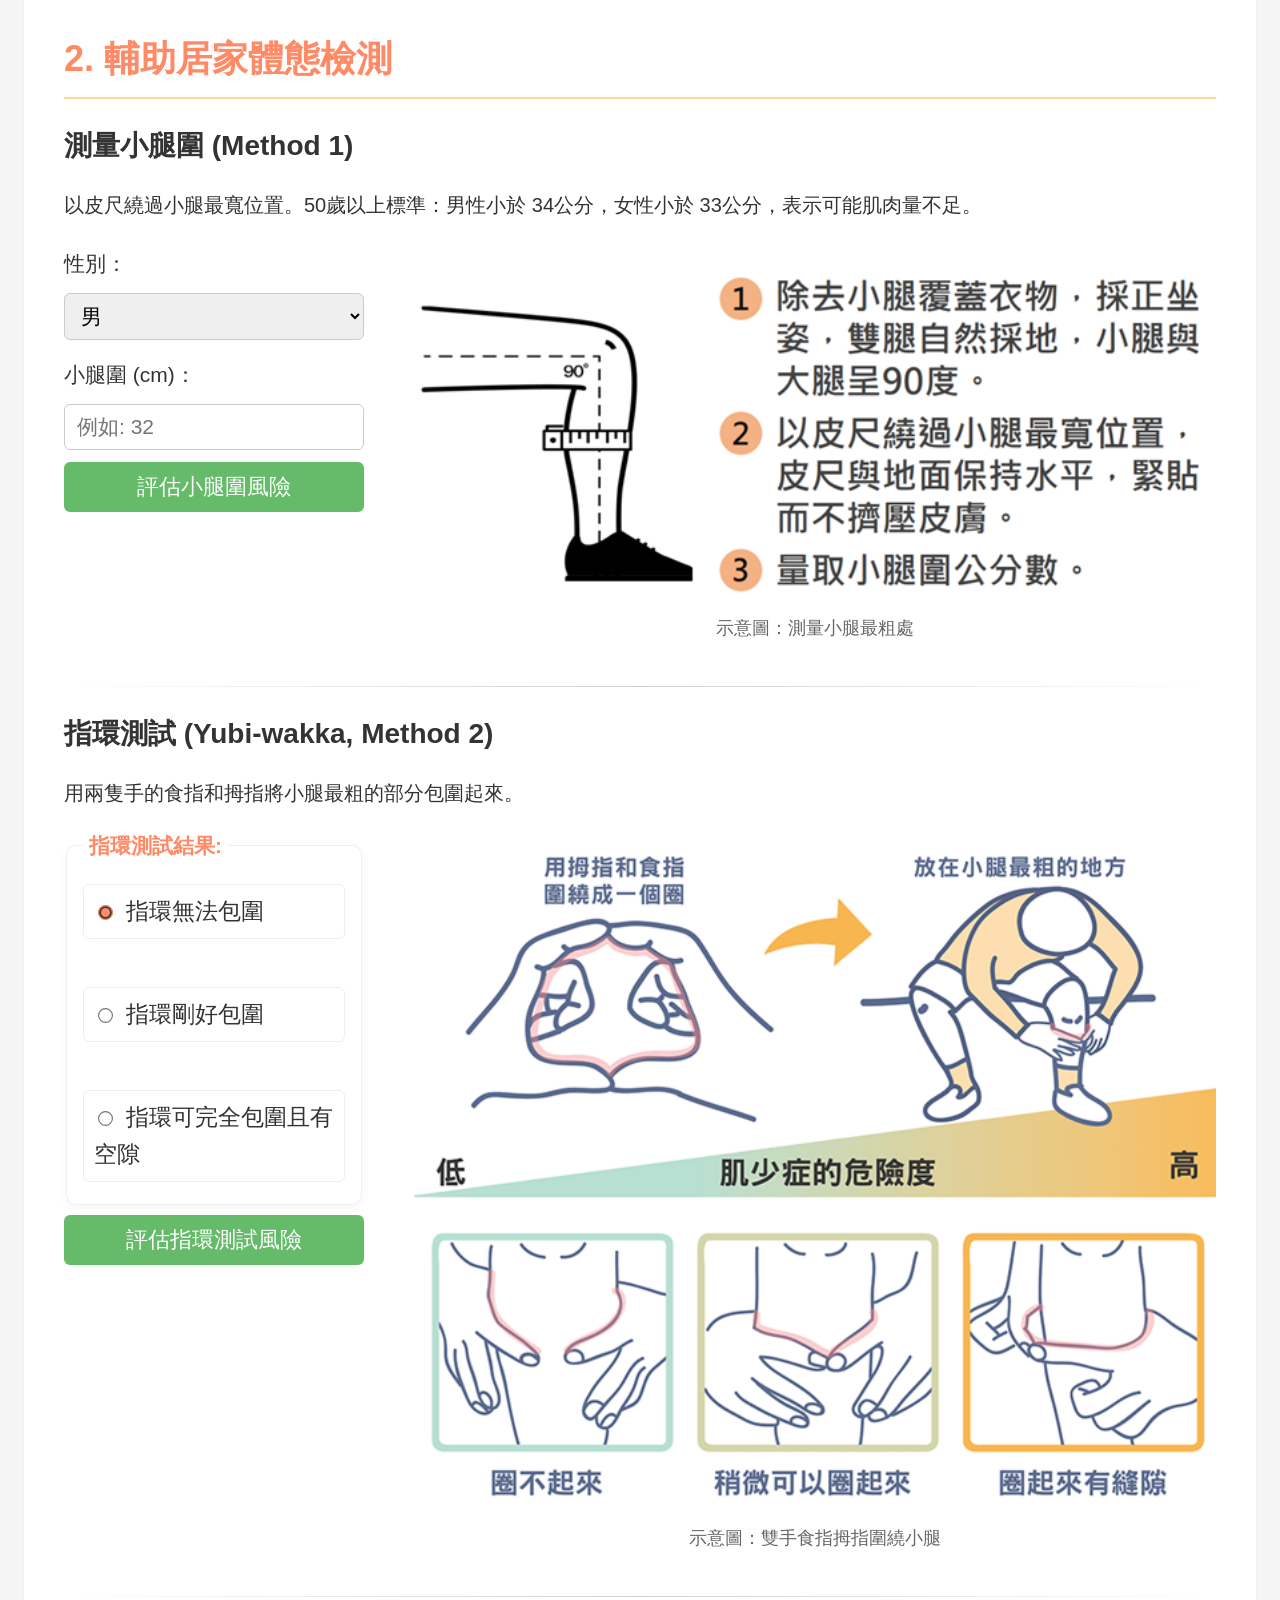
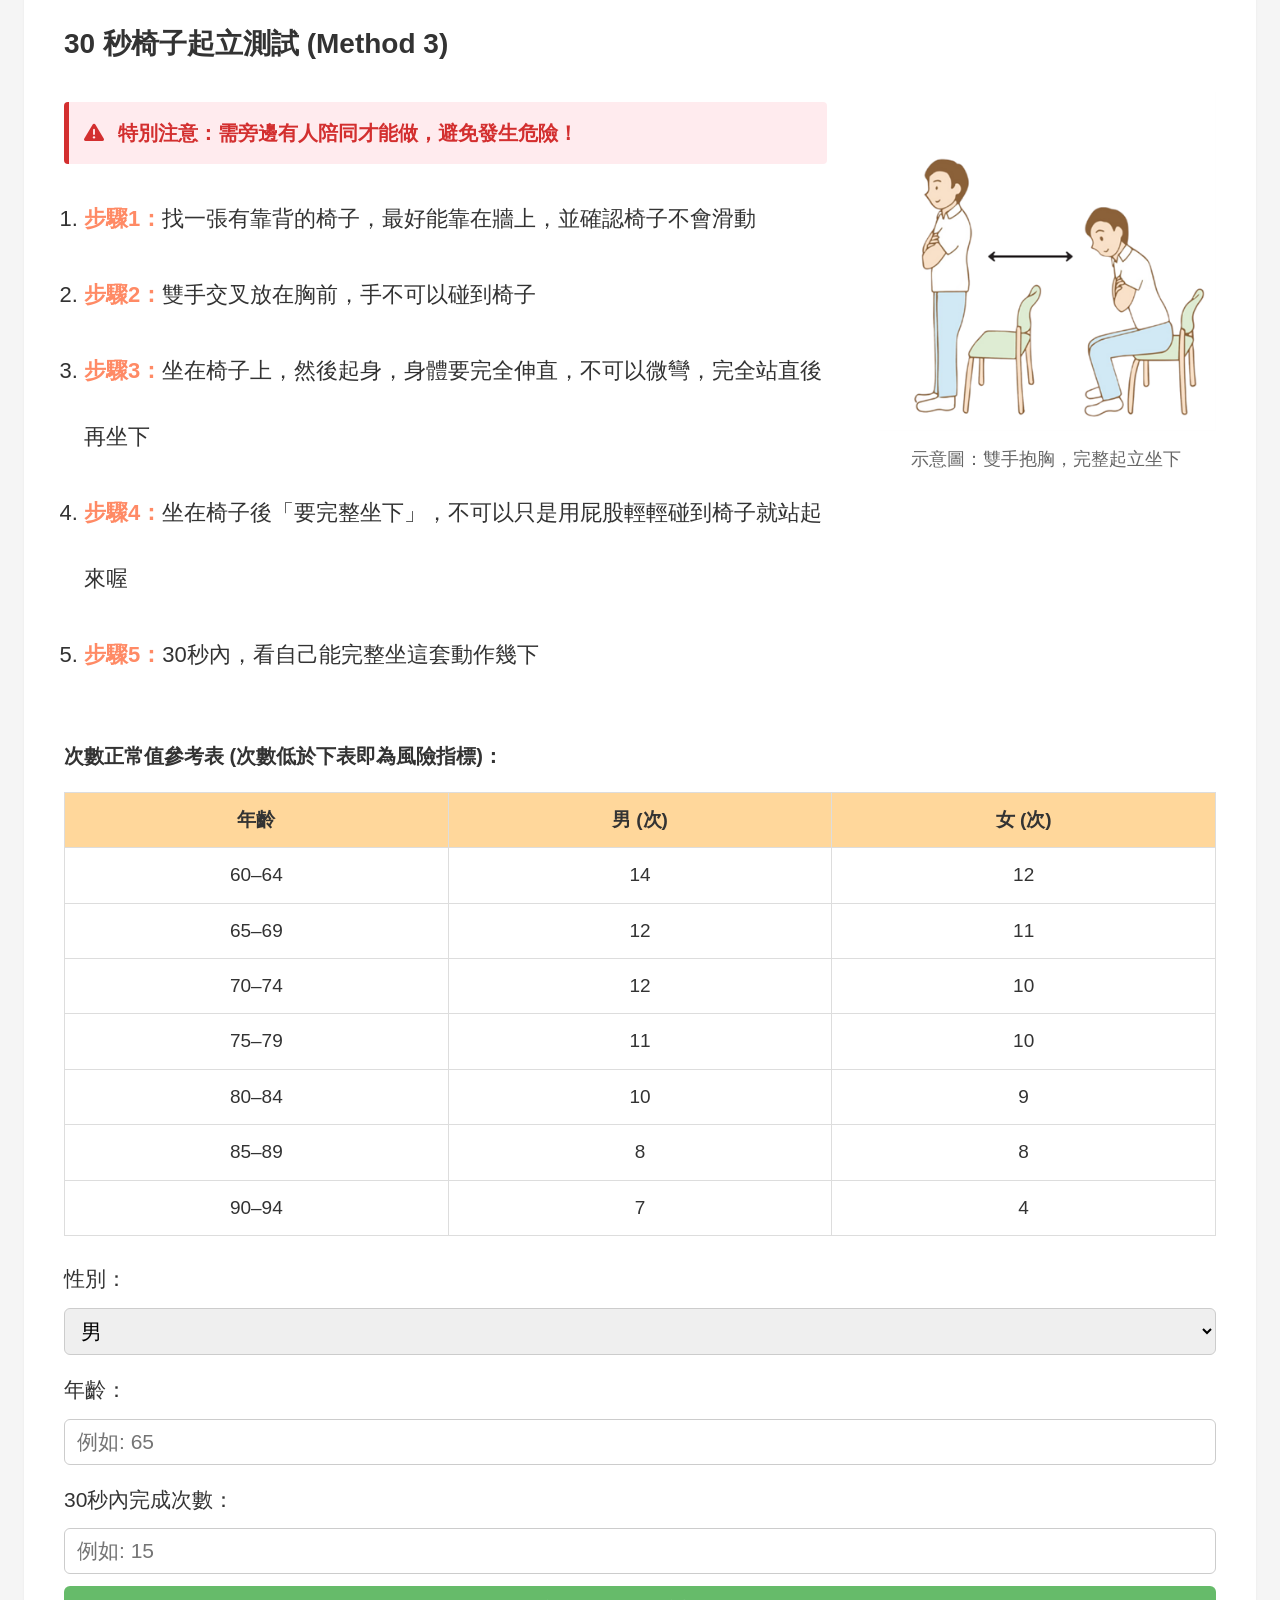
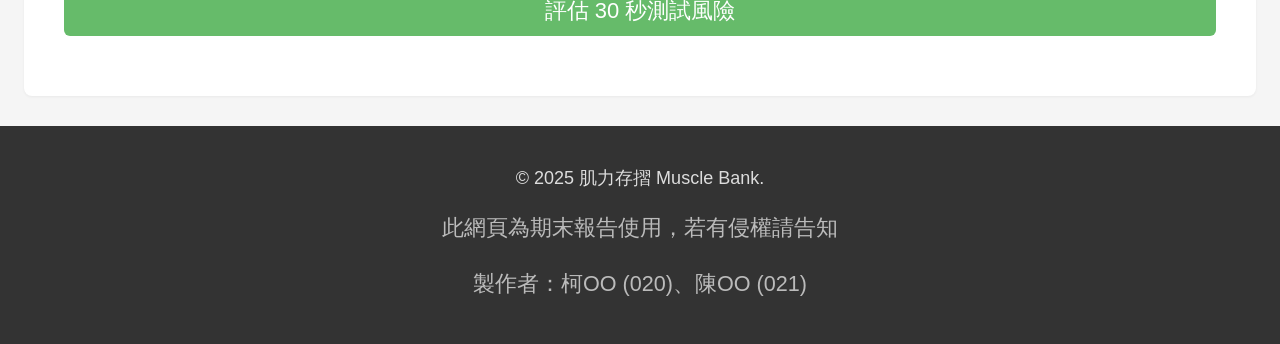
<file: quiz.html>
<!DOCTYPE html>
<html lang="zh-Hant">
<head>
    <meta charset="UTF-8">
    <meta name="viewport" content="width=device-width, initial-scale=1.0">
    <title>肌力存摺 Muscle Bank - 居家自我檢測</title>
    <link rel="stylesheet" href="style.css"> 
    <link rel="stylesheet" href="https://cdnjs.cloudflare.com/ajax/libs/font-awesome/6.5.1/css/all.min.css">
</head>
<body>
    
    <header>
        <div class="container header-content">
            <div class="logo-container">
                <img src="images/logo.png" alt="肌力存摺 Logo" class="header-logo-img"> 
                <h1><a href="index.html">肌力存摺 Muscle Bank</a></h1>
            </div>
            <nav>
                <ul>
             <li><a href="index.html">首頁</a></li>
                    <li><a href="quiz.html">居家自我檢測</a></li>
                    <li><a href="knowledge.html">健康解密專區</a></li>
                    <li><a href="guidance.html">運動餐食指南</a></li>
                </ul>
            </nav>
        </div>
    </header>

    <main class="container">
        
        <div class="page-hero page-hero--primary" role="banner" aria-label="自我評估橫幅">
            <h1 class="main-title"><i class="fas fa-file-medical-alt"></i> 肌少症風險自我檢測</h1>
            <p>快速評估您的肌力狀態，掌握健康風險</p>
        </div>

        <section id="quiz-nav-icons" class="content-section nav-card-container">
            
            <div class="nav-box-title">
                <i class="fas fa-bullhorn"></i> 選擇評估項目
            </div>

            <p class="nav-instruction">
                <i class="fas fa-hand-point-down"></i> 請點選下方圖示，選擇您想進行的評估測量項目 <i class="fas fa-hand-point-down"></i>
            </p>

            <div class="icon-cards quiz-nav-bar">
                <a href="#sarcf-test" class="icon-card-small">
                    <i class="fas fa-clipboard-list icon-small" style="color: var(--color-primary);"></i> 
                    <p>SARC-F 問卷</p>
                </a>
                <a href="#calf-section" class="icon-card-small">
                    <i class="fas fa-ruler-vertical icon-small" style="color: var(--color-teal-action);"></i> 
                    <p>小腿圍</p>
                </a>
                <a href="#ring-section" class="icon-card-small">
                    <i class="fas fa-hand-paper icon-small" style="color: var(--color-accent);"></i> 
                    <p>指環測試</p>
                </a>
                <a href="#cst-section" class="icon-card-small">
                    <i class="fas fa-chair icon-small" style="color: var(--color-success);"></i> 
                    <p>椅子站立 (30秒)</p>
                </a>
            </div>
        </section>

        <div class="section-divider" role="separator" aria-label="章節分隔"></div>
        
        <section id="sarcf-test" class="content-section">
            <h2>1. 肌少症風險自我評估 (SARC-F)</h2> 
            <div id="quiz-container">
                <form id="sarcf-quiz">
                    <h3>自我檢測 - SARC-F 問卷</h3>
                    <p>請依據您過去一年來的情況，選擇最符合的選項。總分 ≥ 5 分表示高風險。</p>
                    <div class="question-row">
                        <div class="question-text">
                            <fieldset class="question" id="q_strength">
                                <legend>1. 肌力：您拿起或搬動 5 公斤重（約兩個炒菜鍋）的物品會感到困難嗎？</legend>
                                <label><input type="radio" name="q_strength" value="0" checked> 沒有困難 (0分)</label><br>
                                <label><input type="radio" name="q_strength" value="1"> 有一些困難 (1分)</label><br>
                                <label><input type="radio" name="q_strength" value="2"> 很困難/無法完成 (2分)</label>
                            </fieldset>
                        </div>
                            <figure class="question-figure">
                                <img src="images/question1.png" alt="搬重物示意圖">
                                <figcaption>示意：搬重物</figcaption>
                            </figure>
                    </div>

                    <div class="question-row">
                        <div class="question-text">
                            <fieldset class="question" id="q_walking">
                                <legend>2. 步行：您走過一個房子的距離會感到困難嗎？</legend>
                                <label><input type="radio" name="q_walking" value="0" checked> 沒有困難 (0分)</label><br>
                                <label><input type="radio" name="q_walking" value="1"> 有一些困難 (1分)</label><br>
                                <label><input type="radio" name="q_walking" value="2"> 很困難/需要使用步行工具/無法完成 (2分)</label>
                            </fieldset>
                        </div>
                            <figure class="question-figure">
                                <img src="images/question2.png" alt="步行示意圖">
                                <figcaption>示意：步行困難需協助</figcaption>
                            </figure>
                    </div>
                    <!-- removed duplicated standalone fieldsets for questions 3-5; using .question-row versions below -->
                        <div class="question-row">
                            <div class="question-text">
                                <fieldset class="question" id="q_rise">
                                    <legend>3. 從椅子上起身：您從椅子或下床站起來會感到困難嗎？</legend>
                                    <p class="quiz-instruction-detail">*自評標準：若您連續起立/坐下 5 次（不使用手臂輔助）需超過 15 秒，或需藉助手部力量，即代表有中度或高度困難。*</p>
                                    <label><input type="radio" name="q_rise" value="0" checked> 沒有困難 (0分)</label><br>
                                    <label><input type="radio" name="q_rise" value="1"> 有一些困難 (1分)</label><br>
                                    <label><input type="radio" name="q_rise" value="2"> 很困難/沒有他人幫助時無法完成 (2分)</label>
                                </fieldset>
                            </div>
                            <figure class="question-figure">
                                <img src="images/question3.png" alt="起身示意圖">
                                <figcaption>示意：椅子上站起與坐下動作</figcaption>
                            </figure>
                        </div>

                        <div class="question-row">
                            <div class="question-text">
                                <fieldset class="question" id="q_stairs">
                                    <legend>4. 爬樓梯：您走上 10 階樓梯會感到困難嗎？</legend>
                                    <label><input type="radio" name="q_stairs" value="0" checked> 沒有困難 (0分)</label><br>
                                    <label><input type="radio" name="q_stairs" value="1"> 有一些困難 (1分)</label><br>
                                    <label><input type="radio" name="q_stairs" value="2"> 很困難/無法完成 (2分)</label>
                                </fieldset>
                            </div>
                            <figure class="question-figure">
                                <img src="images/question4.png" alt="爬樓梯示意圖">
                                <figcaption>示意：爬樓梯</figcaption>
                            </figure>
                        </div>

                        <div class="question-row">
                            <div class="question-text">
                                <fieldset class="question" id="q_falls">
                                    <legend>5. 跌倒：過去 1 年中您跌倒過幾次？</legend>
                                    <label><input type="radio" name="q_falls" value="0" checked> 沒有跌倒 (0分)</label><br>
                                    <label><input type="radio" name="q_falls" value="1"> 1-3 次 (1分)</label><br>
                                    <label><input type="radio" name="q_falls" value="2"> 4 次或以上 (2分)</label>
                                </fieldset>
                            </div>
                            <figure class="question-figure">
                                <img src="images/question5.png" alt="跌倒風險示意圖">
                                <figcaption>示意：跌倒</figcaption>
                            </figure>
                        </div>
                    <button type="button" id="calculate-button">計算 SARC-F 總分</button> 
                </form>
                <div id="result-display" class="result-box" style="display:none;">
                    <h3>SARC-F 評估結果</h3>
                    <p id="score-display"></p>
                    <p id="risk-display"></p>
                </div>
            </div> 
        </section> 

        <div class="section-divider" role="separator" aria-label="章節分隔"></div>
        
        <section class="content-section">
            <h2>2. 輔助居家體態檢測</h2>
            <div id="calf-section">
                <h3>測量小腿圍 (Method 1)</h3> 
                <p>以皮尺繞過小腿最寬位置。50歲以上標準：男性小於 34公分，女性小於 33公分，表示可能肌肉量不足。</p>
                <div class="assessment-layout">
                    <div class="assessment-content">
                        <div class="input-group"><label for="calf-gender">性別：</label><select id="calf-gender"><option value="male">男</option><option value="female">女</option></select></div>
                        <div class="input-group"><label for="calf-cm">小腿圍 (cm)：</label><input type="number" id="calf-cm" min="10" placeholder="例如: 32"></div>
                        <button type="button" id="calculate-calf">評估小腿圍風險</button>
                        <p id="calf-result" class="result-box" style="display: none;"></p>
                    </div>
                    <div class="assessment-image">
                        <img src="images/calf_measure.png" alt="小腿圍測量示意圖">
                        <p class="image-caption">示意圖：測量小腿最粗處</p>
                    </div>
                </div>
            </div>

            <div class="section-divider-small" role="separator" aria-label="小分隔"></div>

            <div id="ring-section">
                <h3>指環測試 (Yubi-wakka, Method 2)</h3>
                <p>用兩隻手的食指和拇指將小腿最粗的部分包圍起來。</p>
                <div class="assessment-layout">
                    <div class="assessment-content">
                        <fieldset class="question"><legend>指環測試結果:</legend><label><input type="radio" name="q_ring" value="0" checked> 指環無法包圍</label><br><label><input type="radio" name="q_ring" value="1"> 指環剛好包圍</label><br><label><input type="radio" name="q_ring" value="2"> 指環可完全包圍且有空隙</label></fieldset>
                        <button type="button" id="calculate-ring">評估指環測試風險</button>
                        <p id="ring-result" class="result-box" style="display: none;"></p>
                    </div>
                    <div class="assessment-image">
                        <img src="images/finger_ring_test.png" alt="指環測試示意圖">
                        <p class="image-caption">示意圖：雙手食指拇指圍繞小腿</p>
                    </div>
                </div>
            </div>
            
            <div class="section-divider-small" role="separator" aria-label="小分隔"></div>

            <div id="cst-section">
                <h3>30 秒椅子起立測試 (Method 3)</h3>
                <div class="cst-special-layout" style="margin-bottom: 30px;">
                    <div class="assessment-content">
                        <p class="warning-message"><i class="fas fa-triangle-exclamation"></i> 特別注意：需旁邊有人陪同才能做，避免發生危險！</p>
                        <ol class="steps-list cst-text-style">
                            <li><strong>步驟1：</strong>找一張有靠背的椅子，最好能靠在牆上，並確認椅子不會滑動</li>
                            <li><strong>步驟2：</strong>雙手交叉放在胸前，手不可以碰到椅子</li>
                            <li><strong>步驟3：</strong>坐在椅子上，然後起身，身體要完全伸直，不可以微彎，完全站直後再坐下</li>
                            <li><strong>步驟4：</strong>坐在椅子後「要完整坐下」，不可以只是用屁股輕輕碰到椅子就站起來喔</li>
                            <li><strong>步驟5：</strong>30秒內，看自己能完整坐這套動作幾下</li>
                        </ol>
                    </div>
                    <div class="assessment-image">
                        <img src="images/chair_stand_test.png" alt="30秒椅子起立測試示範" class="img-shrink">
                        <p class="image-caption">示意圖：雙手抱胸，完整起立坐下</p>
                    </div>
                </div>

                <p style="font-weight: bold; margin-bottom: 10px;">次數正常值參考表 (次數低於下表即為風險指標)：</p>
                <table class="small-table">
                    <thead><tr><th>年齡</th><th>男 (次)</th><th>女 (次)</th></tr></thead>
                    <tbody>
                        <tr><td>60–64</td><td>14</td><td>12</td></tr>
                        <tr><td>65–69</td><td>12</td><td>11</td></tr>
                        <tr><td>70–74</td><td>12</td><td>10</td></tr>
                        <tr><td>75–79</td><td>11</td><td>10</td></tr>
                        <tr><td>80–84</td><td>10</td><td>9</td></tr>
                        <tr><td>85–89</td><td>8</td><td>8</td></tr>
                        <tr><td>90–94</td><td>7</td><td>4</td></tr>
                    </tbody>
                </table>

                <div class="input-group"><label for="cst-gender">性別：</label><select id="cst-gender"><option value="male">男</option><option value="female">女</option></select></div>
                <div class="input-group"><label for="cst-age">年齡：</label><input type="number" id="cst-age" min="60" max="100" placeholder="例如: 65"></div>
                <div class="input-group"><label for="cst-reps">30秒內完成次數：</label><input type="number" id="cst-reps" min="0" placeholder="例如: 15"></div>
                <button type="button" id="calculate-cst">評估 30 秒測試風險</button>
                <p id="cst-result" class="result-box" style="display: none;"></p>
            </div>
        </section>
    </main>

    <button id="back-to-top" title="回到頂部">TOP</button>

    <footer>
        <div class="container">
            <p>&copy; 2025 肌力存摺 Muscle Bank.</p>
            <p style="margin-top: 10px; font-size: 1.2em; color: #BBB;">
                此網頁為期末報告使用，若有侵權請告知
            </p>
            <p style="font-size: 1.2em; color: #BBB;">
                製作者：柯OO (020)、陳OO (021)
            </p>
        </div>
    </footer>
    
    <script src="script.js"></script>

</body>
</html>
</file>
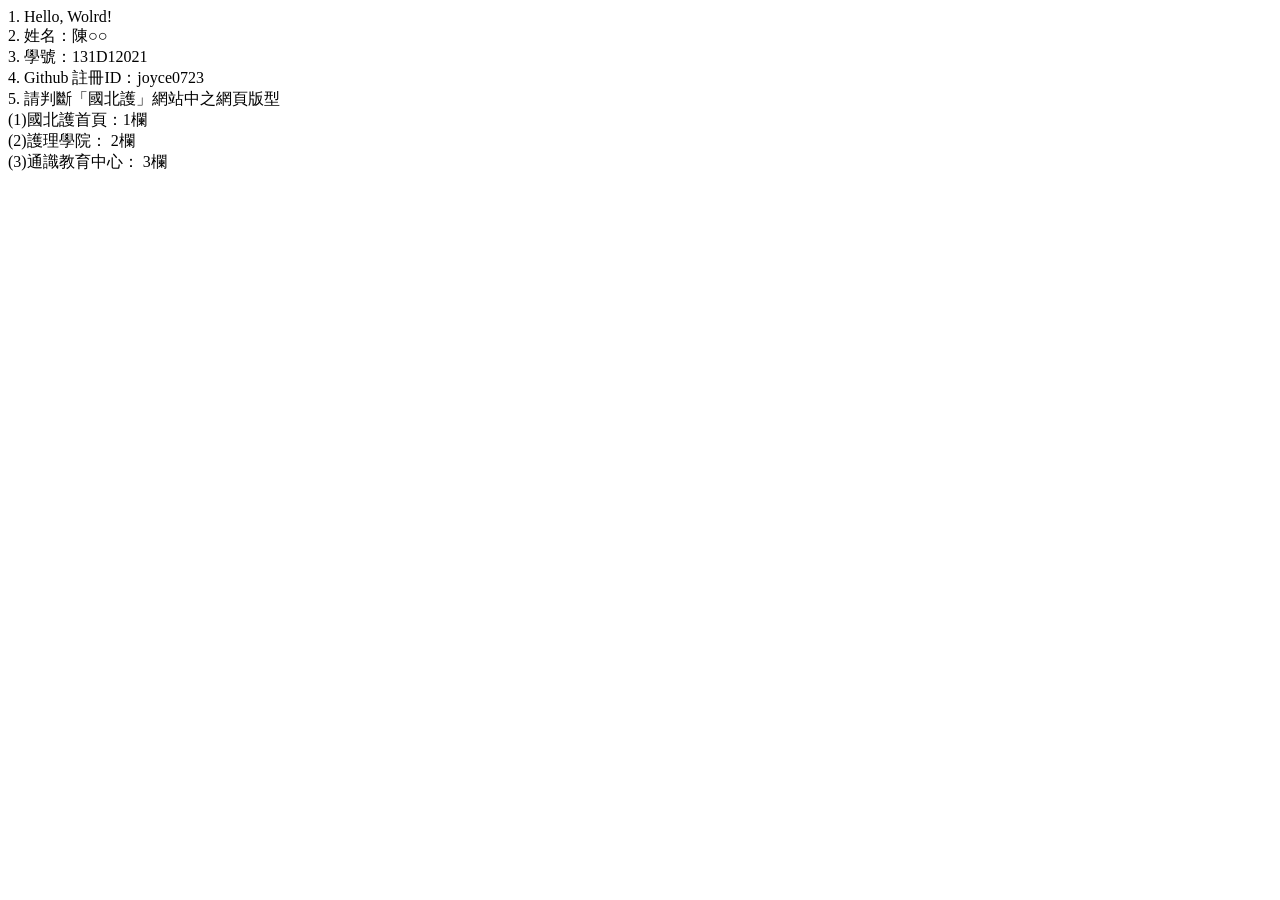
<file: 作業1(131D12021).html>
<!DOCTYPE html>
<html lang="en">
<head>
    <meta charset="UTF-8">
    <meta name="viewport" content="width=device-width, initial-scale=1.0">
    <title>Document</title>
</head>
<body>
1. Hello, Wolrd!
<br>
2. 姓名：陳○○
<br>
3. 學號：131D12021
<br>
4. Github 註冊ID：joyce0723
<br>
5. 請判斷「國北護」網站中之網頁版型
<br>
(1)國北護首頁：1欄
<br>
(2)護理學院： 2欄
<br>
(3)通識教育中心： 3欄

</body>
</html>
</file>
<file: style.css>
/* 設定中高齡友善的基礎樣式 */

/* === 全域設定 === */
*, *::before, *::after {
    box-sizing: border-box;
}

html, body {
    width: 100%;
    margin: 0;
    padding: 0;
}

/* === 顏色變數定義 === */
:root {
    --color-primary: #FF8A65; /* 珊瑚橙 */
    --color-secondary: #FFE0B2; /* 淺奶油橘 */
    --color-success: #66BB6A; /* 柔和綠色 (標語/CTA) */
    --color-background: #F5F5F5; /* 頁面主背景 */
    --color-dark: #333333;
    --color-light-text: #FFFFFF;
    --color-border: #CCCCCC;
    --color-accent: #FFD79B; /* 金黃色 */
    --color-cool-rest: #B2DFDB; /* 淺青色 */
    --color-teal-action: #4DB6AC; /* 藍綠色 */
    
    /* 結果框顏色定義 */
    --risk-low: #C8E6C9;      
    --risk-moderate: #FFE0B2; 
    --risk-high: #FFCDD2;     
}

body {
    font-family: "Microsoft JhengHei", "Noto Sans TC", sans-serif;
    background-color: var(--color-background);
    color: var(--color-dark);
    line-height: 1.6;
    /* 基礎字體調整：放大到 16px-20px */
    font-size: clamp(16px, 1.2vw + 12px, 20px); 
    padding-top: 80px; /* 預留 Header 空間 */
    scroll-behavior: smooth; 
}

/* === 文字易讀性：可重用的內容排版工具類 (.prose) === */
.prose {
    max-width: 70ch; /* 理想閱讀寬度 */
    margin: 0 auto;
    padding: 0 14px;
    font-size: clamp(16px, 1.2vw + 12px, 18px);
    line-height: 1.75; /* 增加行高幫助掃讀 */
    color: var(--color-dark);
    text-rendering: optimizeLegibility;
    -webkit-font-smoothing: antialiased;
    hyphens: auto;
}
.prose p { margin: 1rem 0; }
.prose h1, .prose h2, .prose h3, .prose h4 { color: var(--color-primary); line-height: 1.25; margin-top: 1.25em; margin-bottom: 0.5em; }
.prose h2 { font-size: clamp(20px, 2vw + 12px, 28px); }
.prose h3 { font-size: clamp(18px, 1.6vw + 12px, 22px); }
.prose ul, .prose ol { margin: 0.6rem 0 0.8rem 1.25rem; }
.prose li { margin-bottom: 0.45rem; }
.prose .lead { font-size: 1.05em; font-weight: 600; color: var(--color-teal-action); }
.prose a { color: var(--color-teal-action); text-decoration: underline; text-decoration-thickness: 2px; }
.prose blockquote { border-left: 4px solid var(--color-teal-action); padding: 10px 14px; background: #F7FFFA; border-radius: 8px; color: #2f5d47; margin: 1rem 0; }
.prose code { background: rgba(0,0,0,0.04); padding: 2px 6px; border-radius: 4px; font-family: ui-monospace, SFMono-Regular, Menlo, Monaco, "Roboto Mono", "Noto Sans Mono", monospace; }
.prose table { width: 100%; }

@media (max-width: 760px) {
    .prose { padding: 0 20px; font-size: 16px; }
}

/* 確保 main 標籤不限制寬度 */
main {
    width: 100%;
    max-width: none;
    margin: 0;
    padding: 0;
}

/* 內容區塊置中 (共用類別) */
.container {
    width: 100%;
    max-width: none;
    margin: 0;
    padding-left: 24px;
    padding-right: 24px;
}

/* === Header 樣式 === */
header {
    background-color: var(--color-primary); 
    color: var(--color-light-text);
    padding: 5px 0; 
    position: fixed; 
    width: 100%;
    top: 0;
    z-index: 1000;
    box-shadow: 0 2px 4px rgba(0, 0, 0, 0.1);
    transition: padding 0.3s ease, background-color 0.3s ease;
}

.header-content {
    display: flex;
    justify-content: space-between; 
    align-items: center;
}

.logo-container {
    display: flex;
    align-items: center;
    gap: 10px; 
    transition: gap 0.3s ease; 
}

header h1 a {
    color: var(--color-light-text);
    text-decoration: none;
    font-size: 1.0em; 
    transition: font-size 0.3s ease; 
}

.header-logo-img {
    width: 80px; 
    height: 80px; 
    transition: all 0.3s ease;
    display: block; 
}

/* === Header 滾動縮小效果 === */
header.header-scrolled {
    padding: 0.5px 0; 
}
header.header-scrolled .logo-container { gap: 3px; }
header.header-scrolled .header-logo-img { width: 50px; height: 50px; }
header.header-scrolled h1 a { font-size: 0.8em; }

/* === Nav 樣式 === */
nav ul {
    list-style: none;
    padding: 0;
    margin: 0;
    display: flex;
    justify-content: flex-end;
}
nav li a {
    color: var(--color-light-text);
    text-decoration: none;
    padding: 10px 15px;
    display: block;
    font-weight: bold;
}
nav li a:hover {
    background-color: #E67A59;
    border-radius: 5px;
}

/* === Hero Section (純圖片滿版橫幅) === */
.hero-section {
    background-image: url('images/hero_banner.png'); 
    background-color: var(--color-secondary); 
    background-size: cover; /* 滿版顯示 */
    background-position: center; 
    background-repeat: no-repeat;
    
    width: 100%;
    height: 600px; /* 預設桌機高度 */
    
    padding: 0; 
    margin: 0;
    border-radius: 0; 
    box-shadow: none;
    display: block; 
}

@media (max-width: 1024px) {
    .hero-section {
        height: 400px; /* 筆電高度 */
    }
}

/* === 首頁標語區塊 (Hero Tagline) === */
.hero-tagline {
    text-align: center;
    padding: 40px 20px;
    background-color: var(--color-background);
}

.hero-tagline h2 {
    font-size: 2.5em;
    color: var(--color-success);
    margin-bottom: 10px;
    margin-top: 0;
    font-weight: bold;
}

.hero-tagline p {
    font-size: 1.4em;
    color: var(--color-success);
    margin: 0;
    font-weight: bold;
}

/* === 內文區塊樣式 === */
.content-section {
    margin-top: 0; 
    padding: 40px;
    margin-bottom: 20px;
    background-color: var(--color-light-text);
    border-radius: 8px;
    box-shadow: 0 1px 3px rgba(0, 0, 0, 0.05);
}

.content-section h2 {
    color: var(--color-primary); 
    border-bottom: 2px solid var(--color-accent);
    padding-bottom: 10px;
    /* 放大 H2 標題 */
    font-size: 1.8em; 
    margin-bottom: 25px;
    margin-top: 0;
}

.content-section h3 {
    /* 放大 H3 標題 */
    font-size: 1.4em; 
    color: var(--color-dark);
    margin-top: 0;
    margin-bottom: 15px;
    font-weight: bold;
}

/* === 強調型 CTA 區塊 (標語+按鈕) === */
.highlight-cta-section {
    background-color: #f0fdf4;
    border: 3px solid var(--color-success); 
    border-radius: 15px; 
    padding: 40px 30px;
    margin-top: 40px;
    text-align: center;
    box-shadow: 0 4px 15px rgba(0, 0, 0, 0.1); 
}

.highlight-cta-section h2 {
    color: var(--color-success) !important; 
    font-size: 2.2em;
    margin-bottom: 10px;
    margin-top: 0;
    border-bottom: none !important; 
}

.highlight-cta-section p {
    font-size: 1.3em;
    color: #555;
    margin-bottom: 30px;
    font-weight: bold;
}

/* === 頁面大標題與指引 (漸層卡片風格) === */
.page-intro-header {
    text-align: center;
    padding: 30px 20px;
    margin-top: 20px; 
    margin-bottom: 20px;
    
    background:linear-gradient(135deg, #f7b272 0%, #f1691b 50%, #edf03c 100%); 
    color: #fff; 
    border-radius: 15px; 
    box-shadow: 0 4px 10px rgba(255, 138, 101, 0.3); 
    border: none; 
}

/* 通用頁首元件：.page-hero 與變體 */
.page-hero {
    text-align: center;
    padding: 48px 20px; /* 統一高度與內距 */
    margin-top: 20px;
    margin-bottom: 20px;
    min-height: 140px;
    color: #fff;
    border-radius: 14px;
    border: none;
}
.page-hero--primary {
    background: linear-gradient(135deg, var(--color-primary), #FFB74D);
    box-shadow: 0 4px 10px rgba(255, 138, 101, 0.25);
}
.page-hero--green {
    background: linear-gradient(135deg, #66BB6A 0%, #4DB6AC 50%, #81C784 100%);
    box-shadow: 0 6px 18px rgba(76,175,80,0.12);
}
.page-hero .main-title { 
    color: #fff; 
    margin: 0; 
    /* 顯著放大主標題 */
    font-size: 3.0em; 
}
.page-hero p { color: rgba(255,255,255,0.95); font-weight: 600; margin: 6px 0 0 0; }

.knowledge-card h2 i,
.knowledge-card h3 i {
    margin-right: 10px;
    color: var(--color-teal-action);
    font-size: 1.05em;
    vertical-align: middle;
}

/* 知識卡片文字美化 */
.knowledge-card h2 {
    /* 放大 H2 */
    font-size: 1.6em;
    margin-top: 24px;
    margin-bottom: 14px;
    color: var(--color-primary);
    font-weight: 700;
    line-height: 1.4;
}
.knowledge-card h3 {
    /* 放大 H3 */
    font-size: 1.3em;
    margin-top: 18px;
    margin-bottom: 10px;
    color: var(--color-teal-action);
    font-weight: 700;
}
.knowledge-card p {
    line-height: 1.8;
    color: #444;
    margin-bottom: 12px;
    /* 確保內文易讀 */
    font-size: 1.15em;
}
.knowledge-card ul, .knowledge-card ol {
    margin: 10px 0 0.8rem 1.25rem;
    line-height: 2;
}
.knowledge-card li {
    margin-bottom: 8px;
    color: #333;
    font-size: 1.05em; /* 讓列表文字也稍大 */
}

/* 響應式：手機上圖片回到居中堆疊 */
@media (max-width: 760px) {
    .alert-figure {
        float: none;
        width: 100%;
        margin: 16px 0;
    }
}

/* Alert figure: sarcopenia diagnosis criteria */
.alert-figure {
    float: right;
    width: 480px;
    margin: -105px 50px 60px 10px;
    text-align: center;
}
.alert-figure img {
    max-width: 100%;
    width: 100%;
    height: auto;
}

/* Guidance placeholder figure (圖片大小與置中修正) */
.guidance-figure {
    float: none; 
    width: 90%; /* 圖片容器佔內容區塊 90% 的寬度 (左右留白 5%) */
    margin: 20px auto; /* 將左右 margin 設為 auto 實現居中 */
    max-width: 900px; /* 限制圖片在非常寬的螢幕上不會超過 900px */
    
    border-radius: 8px;
    overflow: hidden;
    box-shadow: 0 6px 18px rgba(0,0,0,0.08);
    text-align: center; 
}
.guidance-figure img { 
    width: 100%; 
    max-width: 100%; /* 圖片填滿容器 */
    height: auto; 
    display: block; 
}


@media (max-width: 760px) {
    .page-hero { padding: 36px 16px; min-height: 120px; }
    .page-hero .main-title { font-size: 1.6em; }
    .guidance-figure { float: none; width: 100%; margin: 12px 0; max-width: none; } /* 手機上恢復滿版 */
}

/* Guidance exercise grid: table left, figure right; responsive stack on small screens 
   重要：確保如果 .guidance-grid 仍存在，它不會強制並排
*/
.guidance-grid {
    display: block;
    clear: both; /* 清除所有可能的浮動干擾 */
}
.guidance-grid .guidance-table,
.guidance-grid .guidance-figure {
    width: 100%;
    margin: 10px 0;
}

/* 維持表格原樣：撤銷 .guidance-table 的寬度限制與置中 */
.guidance-table {
    width: 100%; 
    max-width: none; 
    margin: 0; 
}

/* Nutrition highlights */
.nutrition-callout {
    background: linear-gradient(90deg, rgba(255,255,255,0.9), #F7FFF9);
    border-left: 4px solid var(--color-teal-action);
    padding: 12px 16px;
    border-radius: 8px;
    margin: 12px 0 18px 0;
}

.nutrition-list { display: grid; grid-template-columns: repeat(auto-fit, minmax(220px, 1fr)); gap: 12px; margin-top: 8px; }
.nutrition-list .item { background: #fff; border: 1px solid rgba(0,0,0,0.04); padding: 10px; border-radius: 8px; }

/* 藍色漸層變體（知識專區使用） */
.page-hero--blue {
    background: linear-gradient(135deg, #7bc4ff 0%, #2d41f5 45%, #7bc4ff 100%);
    box-shadow: 0 10px 30px rgba(25,118,210,0.18);
    padding: 48px 20px;
    min-height: 140px;
    border-bottom: 4px solid rgba(21,101,192,0.08);
}

/* Guidance layout tweaks to avoid long narrow blocks on mobile */
/* *** 運動/飲食 指導內容調整 (放大文字和標題) + 移除多餘分隔線樣式 *** */
.guidance-item { 
    margin-bottom: 26px; 
    position: relative; /* 為了加入分隔線做定位 */
}

.guidance-item h3 { 
    /* 放大指導標題 */
    font-size: 1.6em; 
    color: var(--color-primary); 
    margin-bottom: 12px; 
    font-weight: 700;
}
.guidance-item p { 
    /* 放大指導內文 */
    font-size: 1.2em; 
    margin-bottom: 15px; 
    line-height: 1.8;
}
.guidance-item table { width: 100%; border-collapse: collapse; }
.guidance-item table th, .guidance-item table td { padding: 10px; }
.guidance-item .table-wrapper { overflow-x: auto; }

@media (max-width: 760px) {
    .page-hero--blue { padding: 36px 16px; min-height: 120px; }
    .page-hero .main-title { font-size: 1.6em; }
    .guidance-item h3 { font-size: 1.3em; } /* 手機上微調小一點 */
    .guidance-item p { font-size: 1.1em; } /* 手機上微調小一點 */
}

/* 綠色系漸層橫幅（供知識專區使用） */
.page-hero-green {
    text-align: center;
    padding: 36px 20px;
    margin-top: 20px;
    margin-bottom: 24px;
    background: linear-gradient(135deg, #66BB6A 0%, #4DB6AC 50%, #81C784 100%);
    color: #fff;
    border-radius: 14px;
    box-shadow: 0 6px 18px rgba(76,175,80,0.12);
    border: none;
}
.page-hero-green .main-title { color: #fff; font-size: 2.2em; margin-bottom: 6px; }
.page-hero-green p { color: rgba(255,255,255,0.95); font-weight: 600; margin: 0; }

/* 知識卡片與強調區塊 */
.knowledge-card {
    background: linear-gradient(180deg, #ffffff, #F6FFF8);
    padding: 22px;
    border-radius: 12px;
    box-shadow: 0 6px 18px rgba(0,0,0,0.05);
    border: 1px solid rgba(77,182,172,0.08);
}
.knowledge-card h2 { color: var(--color-teal-action); margin-top: 0; }

.callout-warning {
    background: linear-gradient(90deg, rgba(255,235,238,0.8), rgba(255,244,229,0.6));
    border-left: 6px solid #E53935;
    padding: 12px 16px;
    border-radius: 8px;
    color: #6b2a2a;
    margin: 12px 0 20px 0;
}

.key-points { display: flex; gap: 14px; flex-wrap: wrap; margin-top: 12px; }
.key-point { flex: 1 1 220px; background: #fff; padding: 12px; border-radius: 10px; border: 1px solid rgba(0,0,0,0.04); box-shadow: 0 4px 10px rgba(0,0,0,0.03); }
.key-point strong { color: var(--color-primary); }

/* 響應式微調 */
@media (max-width: 760px) {
    .page-hero-green .main-title { font-size: 1.6em; }
    .key-points { flex-direction: column; }
}

.main-title {
    font-size: 2.4em;
    color: #fff; 
    margin: 0;
    font-weight: bold;
    letter-spacing: 1px;
    text-shadow: 1px 1px 3px rgba(0,0,0,0.15); 
}
.main-title i {
    margin-right: 10px;
    color: #fff; 
}

/* === 導覽卡片容器 === */
.nav-card-container {
    background-color: #fff;
    border-radius: 15px;
    box-shadow: 0 8px 20px rgba(0,0,0,0.1); 
    padding: 0 0 30px 0 !important; 
    overflow: hidden; 
    border: 1px solid #eee;
}

/* === 導覽卡片內的綠色標題條 (Banner) === */
.nav-box-title {
    background-color: #d1e7dd; 
    color: #0f5132; 
    font-size: 1.4em; 
    font-weight: bold;
    text-align: center;
    padding: 20px;
    margin-bottom: 20px;
    border-left: 10px solid var(--color-success); 
}
.nav-box-title i {
    margin-right: 10px;
}

/* === 操作指引文字 === */
.nav-instruction {
    text-align: center;
    font-size: 1.3em;
    color: var(--color-primary);
    margin: 6px 0 22px 0;
    font-weight: 700;
}
.nav-instruction i {
    margin-right: 8px;
    animation: bounce 2s infinite;
    font-size: 1.25em;
    vertical-align: middle;
}

@keyframes bounce {
    0%, 20%, 50%, 80%, 100% {transform: translateY(0);}
    40% {transform: translateY(-5px);}
    60% {transform: translateY(-3px);}
}

/* === 問卷與表單樣式 === */
.quiz-instruction-detail {
    font-size: 0.95em;
    color: #666;
    margin-top: -10px;
    margin-bottom: 15px;
    padding: 5px 10px;
    background-color: #f9f9f9;
    border-left: 3px solid var(--color-teal-action);
}

.question legend { font-size: 1.25em; font-weight: bold; color: #444; padding-bottom: 5px; }
.question label { display: block; padding: 12px; margin: 6px 0; border: 1px solid #eee; border-radius: 4px; cursor: pointer; transition: background-color 0.2s; font-size: 1.15em; }

/* Input group: stack label above control with more spacing to avoid cramped text */
.input-group {
    display: flex;
    flex-direction: column;
    align-items: stretch;
    gap: 6px;
    margin-bottom: 12px;
}
.input-group label {
    font-size: 1.05em;
    line-height: 1.8;
    padding: 4px 0;
    color: var(--color-dark);
}
.input-group input,
.input-group select {
    padding: 10px 12px;
    font-size: 1.05em;
    border: 1px solid var(--color-border);
    border-radius: 6px;
    width: 100%;
    max-width: none;
}

/* 每題示意圖：右側並排，手機時堆疊 */
.question-row {
    display: flex;
    gap: 6px; /* 更靠近題目 */
    align-items: flex-start; /* 頂端對齊 */
    margin-bottom: 12px;
}
.question-row .question-text {
    flex:0 0 80%;
    min-width: 0;
    padding-right: 6px;
}
.question-row .question-figure {
    flex: 0 0 250px; /* 固定較小寬度，讓圖片大小一致 */
    margin: 0;
    display: flex;
    flex-direction: column;
    align-items: center;
    justify-content: flex-start;
}
.question-row .question-figure img {
    width: 100%;
    height: auto;
    max-width: 250px;
    display: block;
}
.question-row .question-figure figcaption {
    margin-top: 6px;
    font-size: 0.9em;
    color: #666;
    text-align: center;
}

/* 微調：讓圖片往下移一點並往左靠近題目，桌機效果更明顯 */
.question-row .question-figure {
    margin-top: 30px;
    transform: translateX(40px);
}

/* 美化問卷：fieldset 與選項 */
.question {
    background-color: #ffffff;
    border: 1px solid rgba(0,0,0,0.06);
    padding: 14px 16px;
    border-radius: 10px;
    box-shadow: 0 3px 10px rgba(0,0,0,0.04);
}
.question legend {
    font-weight: 700;
    color: var(--color-primary);
    padding: 0 6px;
    font-size: 1.05em;
}
.question label {
    display: block;
    padding: 8px 10px;
    margin: 8px 0;
    border-radius: 6px;
    transition: background-color 0.15s ease, transform 0.08s ease;
}
.question label:hover {
    background-color: #FAFAFA;
    transform: translateY(-1px);
}
.question input[type="radio"] {
    transform: scale(1.15);
    margin-right: 8px;
    accent-color: var(--color-primary);
}
.question .quiz-instruction-detail {
    background: #FBFBFC;
    border-left: 3px solid var(--color-accent);
    padding: 8px 12px;
    margin-bottom: 10px;
    border-radius: 6px;
    color: #444;
}

/* 縮小在窄版時圖片距離與欄位調整 */
@media (max-width: 760px) {
    .question-row { gap: 8px; }
    .question-row .question-figure { margin-top: 6px; max-width: 160px; transform: none; }
    .question-row .question-figure img { max-width: 160px; }
}
.question-row .question-figure figcaption {
    font-size: 0.9em;
    color: #666;
    text-align: center;
}

@media (max-width: 760px) {
    .question-row { flex-direction: column; }
    .question-row .question-figure { flex: 1 1 auto; max-width: 100%; }
}

/* === 按鈕樣式 (修正：加寬) === */
.start-button {
    background-color: var(--color-success); 
    color: var(--color-light-text);
    text-decoration: none; 
    border: none;
    padding: 20px 80px;
    font-size: 1.5em; 
    cursor: pointer;
    border-radius: 8px;
    display: block; 
    width: 100%;
    text-align: center;
    margin: 20px 0;
    transition: background-color 0.3s;
    box-shadow: 0 4px 6px rgba(0, 0, 0, 0.1);
}
.start-button:hover { background-color: #5AA05C; }

/* Mega CTA (修正：加寬) */
.mega-cta {
    font-size: 1.6em !important; 
    padding: 20px 32px !important; 
    margin: 20px 0 !important; 
    background-color: var(--color-teal-action) !important; 
    border: 5px solid var(--color-primary); 
    box-shadow: 0 8px 15px rgba(0, 0, 0, 0.3), 0 0 0 3px #fff; 
    width: 100%; 
    max-width: none;
    display: block; 
}
.mega-cta:hover { background-color: #5AA05C !important; transform: translateY(-2px); box-shadow: 0 10px 20px rgba(0, 0, 0, 0.4); }

/* === Icon 導引區塊 === */
.icon-guidance-section {
    margin-top: 20px; 
    padding-left: 0; padding-right: 0; padding-top: 30px; padding-bottom: 30px;
    border-radius: 0; text-align: center;
    background-color: var(--color-cool-rest); 
    box-shadow: 0 1px 3px rgba(0, 0, 0, 0.05);
}
.icon-cards { display: flex; justify-content: space-around; gap: 20px; padding: 0 20px; }
.icon-card {
    flex: 1; padding: 20px;
    border: 1px solid var(--color-border); border-radius: 8px;
    transition: transform 0.3s, box-shadow 0.3s;
    background-color: var(--color-light-text);
    box-shadow: 0 1px 4px rgba(0, 0, 0, 0.08); 
    max-width: none;
    min-width: 220px;
}
.icon-card:hover { transform: translateY(-5px); box-shadow: 0 8px 18px rgba(0, 0, 0, 0.1); }
.icon-link { text-decoration: none; color: inherit; display: block; }
.icon-card .icon-large { background-color: transparent; color: var(--color-primary); border-radius: 0; padding: 0; font-size: 3em; margin-bottom: 15px; box-shadow: none; }
.icon-card p { text-decoration: none !important; }

/* === 影片參考區樣式 === */
.video-section {
    margin-top: 20px;
    padding: 40px;
    background-color: var(--color-light-text);
    border-radius: 8px;
    box-shadow: 0 1px 3px rgba(0, 0, 0, 0.05);
}

.video-section-title {
    color: var(--color-primary);
    text-align: center;
    border-bottom: 2px solid var(--color-accent);
    padding-bottom: 10px;
    margin-bottom: 30px;
    margin-top: 0;
}

.video-grid {
    display: flex;
    flex-wrap: wrap; /* 允許換行，適應手機 */
    justify-content: center;
    gap: 30px;
}

.video-item {
    flex: 1;
    min-width: 300px; /* 手機上會變成單欄 */
    max-width: 600px;
    display: flex;
    flex-direction: column;
}

.video-wrapper {
    position: relative;
    padding-bottom: 56.25%; /* 16:9 比例 */
    height: 0;
    overflow: hidden;
    border-radius: 8px;
    box-shadow: 0 4px 10px rgba(0,0,0,0.1);
}

.video-wrapper iframe {
    position: absolute;
    top: 0;
    left: 0;
    width: 100%;
    height: 100%;
}

.video-caption {
    text-align: center;
    margin-top: 15px;
    font-weight: bold;
    color: var(--color-dark);
    font-size: 1.1em;
}

/* === 快速導航與計算按鈕 (修正版) === */
.quiz-nav-bar { justify-content: space-evenly; gap: 10px; display: flex; width: 100%; max-width: 100%; text-align: center; flex-wrap: wrap; }
/* Icon 文字大小設定 */
.icon-card-small { 
    flex: 1; 
    padding: 20px; 
    border: 2px solid var(--color-border); 
    border-radius: 10px; 
    text-decoration: none; 
    color: var(--color-dark); 
    font-size: 1.2em; 
    font-weight: bold; 
    transition: background-color 0.3s; 
    min-width: 200px; 
    max-width: none; 
    text-align: center; 
}
.icon-card-small:hover { background-color: #F0F0F0; box-shadow: 0 4px 10px rgba(0, 0, 0, 0.15); transform: translateY(-3px); }
.icon-small { font-size: 2.5em; display: block; margin-bottom: 10px; }

/* === 自我評估頁面排版 (通用) === */
.assessment-layout {
    display: flex;
    align-items: flex-start;
    gap: 50px; 
    flex-wrap: wrap; 
}

.assessment-content {
    flex: 1; 
    min-width: 300px;
}

.assessment-image {
    flex: 1; 
    max-width: 600px; 
    text-align: center; 
    margin-top: 10px; 
}

/* 專門用於知識專區，將圖片放大的並排版面 (已優化比例：文字 1 份，圖片 2.5 份，強制放大) */
.wide-image-layout .assessment-content {
    flex: 1 1 300px; /* 成長權重 1, 最小起始寬度 300px (保持文字區域穩定) */
    min-width: 300px; 
    padding-right: 40px; 
}

.wide-image-layout .assessment-image {
    flex: 3 1 300px; /* 成長權重 2.5 (大幅增加圖片佔用比例) */
    max-width: 700px !important; /* 強制設定圖片最大寬度為 600px */
    margin-right: 0; 
}
.wide-image-layout .assessment-image img {
    max-width: 100% !important; /* 強制圖片在容器內縮放 */
    height: auto;
}


/* 放大小腿與指環測試的圖片，保持響應式；不影響 CST 的 .img-shrink */
#calf-section .assessment-image,
#ring-section .assessment-image {
    max-width: 820px; /* 讓圖片容器在桌機上可以更寬 */
    flex: 1 1 50%;
}
#calf-section .assessment-image img,
#ring-section .assessment-image img {
    width: 100%;
    height: auto;
    max-width: 820px;
}

@media (max-width: 700px) {
    #calf-section .assessment-image,
    #ring-section .assessment-image {
        max-width: 100%;
        flex: 1 1 100%;
    }
}

/* =========================================================
   專屬版面 (只給 30秒椅子起立測試)
   ========================================================= */
.cst-special-layout {
    display: flex;
    align-items: flex-start;
    gap: 50px; 
    flex-wrap: wrap; 
}

.cst-special-layout .assessment-content {
    flex: 1.8; 
    min-width: 300px;
}

.cst-special-layout .assessment-image {
    flex: 0.8; 
    max-width: 600px; 
    text-align: center; 
    margin-top: 10px; 
}

.cst-special-layout .assessment-image img {
    height: auto;
}

/* 專門控制 CST 圖片大小 (100%) */
.cst-special-layout .assessment-image .img-shrink {
    width: 100% !important; /* 加大到 100% */
    display: inline-block; 
}

/* 圖片說明文字樣式 */
.image-caption {
    font-size: 0.9em;
    color: #666;
    margin-top: 5px;
    text-align: center; 
    width: 100%; 
}

/* === 計算按鈕 === */
#calculate-calf, #calculate-ring, #calculate-cst { background-color: var(--color-success); color: var(--color-light-text); border: none; padding: 10px 25px; font-size: 1.1em; cursor: pointer; border-radius: 6px; display: block; width: 100%; max-width: none; margin-top: 10px; margin-bottom: 20px; transition: background-color 0.3s; }
#calculate-calf:hover, #calculate-ring:hover, #calculate-cst:hover { background-color: #5AA05C; }
#calculate-button { background-color: var(--color-teal-action); color: var(--color-light-text); border: none; padding: 15px 30px; font-size: 1.2em; cursor: pointer; border-radius: 6px; display: block; width: 100%; margin-top: 30px; transition: background-color 0.3s; }
#calculate-button:hover { background-color: #45A599; }

/* === 30秒測試步驟與警示樣式 === */
.warning-message {
    color: #D32F2F;
    background-color: #FFEBEE;
    padding: 15px;
    border-left: 5px solid #D32F2F;
    border-radius: 4px;
    font-weight: bold;
    margin-bottom: 20px;
}
.warning-message i { margin-right: 8px; }

.cst-text-style {
    font-size: 1.1em; 
    line-height: 2.5;  
    color: #333; 
}
.cst-text-style li { margin-bottom: 15px; }
.cst-text-style strong { color: var(--color-primary); }

.steps-list { padding-left: 20px; line-height: 3; }
.steps-list li { margin-bottom: 10px; }
.steps-list strong { color: var(--color-primary); }

/* === 錨點定位修正 === */
#sarcf-test, #calf-section, #ring-section, #cst-section {
    scroll-margin-top: 100px;
}

/* === 分隔線優化 (維持統一的 icon 樣式) === */
/* 通用分隔線 */
.section-divider {
    border: 0;
    height: 2px;
    background: linear-gradient(90deg, transparent, var(--color-teal-action), transparent);
    margin: 60px 0;
    position: relative;
    opacity: 0.95;
    border-radius: 2px;
}
.section-divider::after {
    content: "";
    position: absolute;
    width: 18px;
    height: 18px;
    background: var(--color-teal-action);
    top: 50%;
    left: 50%;
    transform: translate(-50%, -50%) rotate(45deg);
    border-radius: 3px;
    box-shadow: 0 4px 10px rgba(77,182,172,0.12);
    border: 3px solid var(--color-background);
}

.section-divider-small {
    border: 0;
    height: 1px;
    background: linear-gradient(90deg, transparent, var(--color-border), transparent);
    margin: 25px 0;
    opacity: 0.9;
}

/* 細點狀風格 */
.divider-dotted {
    border: 0;
    height: 0;
    border-top: 4px dotted rgba(0,0,0,0.08);
    margin: 40px 0;
}

/* 漸層厚條 */
.divider-gradient {
    height: 6px;
    border-radius: 6px;
    background: linear-gradient(90deg, rgba(77,182,172,0.15), var(--color-teal-action), rgba(77,182,172,0.15));
    margin: 40px 0;
    box-shadow: inset 0 1px 0 rgba(255,255,255,0.6);
}

/* 中置文字分隔線，將文字放在中間 */
.divider-with-text {
    display: flex;
    align-items: center;
    gap: 12px;
    color: var(--color-dark);
    font-weight: 600;
    margin: 40px 0;
    font-size: 0.95em;
}
.divider-with-text::before,
.divider-with-text::after {
    content: "";
    flex: 1;
    height: 1px;
    background: linear-gradient(90deg, transparent, var(--color-border), transparent);
}
.divider-with-text span {
    padding: 8px 14px;
    background: var(--color-light-text);
    border-radius: 16px;
    border: 1px solid var(--color-border);
    box-shadow: 0 2px 6px rgba(0,0,0,0.04);
}

/* 中置小圖示分隔線（統一為 icon 樣式） */
.divider-icon {
    position: relative;
    height: 2px;
    background: linear-gradient(90deg, transparent, rgba(0,0,0,0.06), transparent);
    margin: 40px 0;
}
.divider-icon::after {
    content: "✦";
    position: absolute;
    top: 50%;
    left: 50%;
    transform: translate(-50%, -50%);
    font-size: 18px;
    background: var(--color-light-text);
    padding: 6px;
    border-radius: 50%;
    border: 2px solid var(--color-border);
    color: var(--color-primary);
    box-shadow: 0 4px 10px rgba(0,0,0,0.06);
}

/* === 表格樣式 === */
table { width: 100%; border-collapse: collapse; margin-top: 15px; }
table, th, td { border: 1px solid #ddd; }
th, td { padding: 12px; text-align: left; width: 33.33%; }
th { background-color: var(--color-accent); color: var(--color-dark); }

/* 表格縮小與字體縮小樣式 */
.small-table {
    width: 100% !important; 
    margin: 20px 0 !important; 
}

.small-table th, 
.small-table td {
    font-size: 0.95em; 
    text-align: center; 
}
/* === 結果框 === */
.result-box { margin-top: 25px !important; padding: 20px !important; border-radius: 10px; font-size: 1.2em; font-weight: bold; border: 3px solid; box-shadow: 0 4px 12px rgba(0, 0, 0, 0.25); transition: all 0.3s ease; }
.result-box h4 { margin-top: 0; color: var(--color-dark); font-size: 1.4em; }
.risk-high { background-color: var(--risk-high); border-color: #E57373; }
.risk-moderate { background-color: var(--risk-moderate); border-color: #FFB74D; }
.risk-low { background-color: var(--risk-low); border-color: #81C784; }

/* === 回到頂部按鈕 (已修改為 TOP 文字) === */
#back-to-top { 
    display: none; 
    position: fixed; 
    bottom: 20px; 
    right: 20px; 
    z-index: 999; 
    border: none; 
    outline: none; 
    background-color: var(--color-primary); 
    color: var(--color-light-text); 
    cursor: pointer; 
    width: 50px; 
    height: 50px; 
    padding: 0; 
    line-height: 50px; 
    text-align: center; 
    font-size: 1.0em; /* 調整大小以適應 TOP 文字 */
    font-weight: bold; /* 讓 TOP 更顯眼 */
    border-radius: 50%; 
    box-shadow: 0 3px 6px rgba(0, 0, 0, 0.3); 
    transition: background-color 0.3s, transform 0.2s; 
}
#back-to-top:hover { background-color: #E67A59; transform: translateY(-2px); }

/* === Footer === */
footer { background-color: var(--color-dark); color: #ddd; text-align: center; padding: 20px 0; margin-top: 30px; font-size: 0.9em; }
</file>
